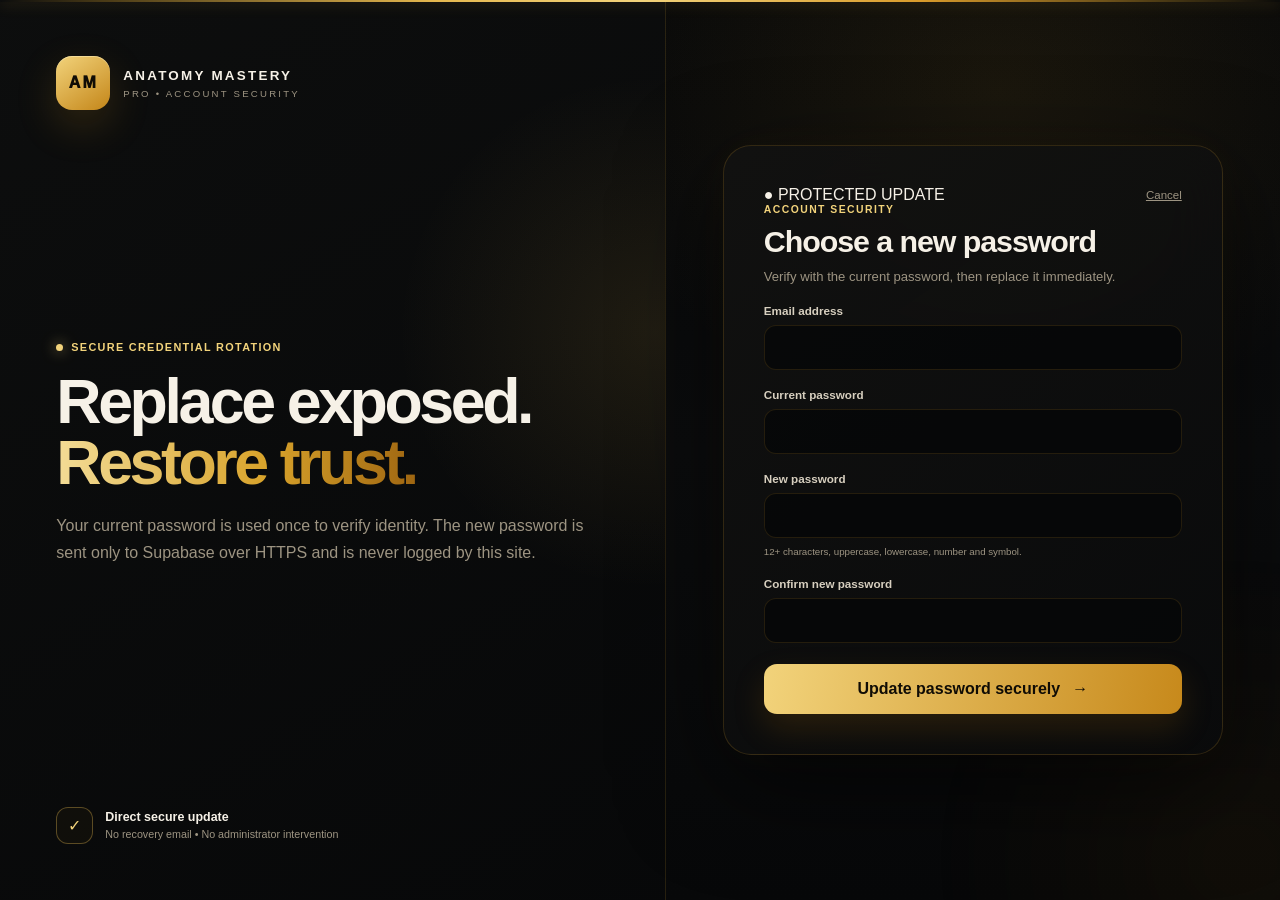
<file: change-password.html>
<!doctype html><html lang="en"><head><meta charset="utf-8"><meta name="viewport" content="width=device-width,initial-scale=1,viewport-fit=cover"><meta name="theme-color" content="#050c16"><title>Change Password | Anatomy Mastery Pro</title><link rel="stylesheet" href="auth.css?v=6"></head><body><div class="ambient ambient-one"></div><div class="ambient ambient-two"></div><main class="auth-shell"><section class="identity-panel"><a class="brandmark" href="auth.html"><span>AM</span><div><strong>ANATOMY MASTERY</strong><small>PRO • ACCOUNT SECURITY</small></div></a><div class="identity-copy"><p class="kicker"><i></i>SECURE CREDENTIAL ROTATION</p><h1>Replace exposed.<br><em>Restore trust.</em></h1><p>Your current password is used once to verify identity. The new password is sent only to Supabase over HTTPS and is never logged by this site.</p></div><div class="security-foot"><span class="shield">✓</span><div><strong>Direct secure update</strong><small>No recovery email • No administrator intervention</small></div></div></section><section class="auth-panel"><div class="auth-card"><div class="status-row"><span class="secure-pill">● PROTECTED UPDATE</span><a class="text-btn" href="auth.html">Cancel</a></div><div id="notice" class="notice" aria-live="polite"></div><form id="changeForm" class="form active" autocomplete="off"><header><p>ACCOUNT SECURITY</p><h2>Choose a new password</h2><span>Verify with the current password, then replace it immediately.</span></header><label>Email address<input id="email" type="email" autocomplete="username" required></label><label>Current password<input id="current" type="password" autocomplete="current-password" required></label><label>New password<input id="next" type="password" autocomplete="new-password" minlength="12" required><small>12+ characters, uppercase, lowercase, number and symbol.</small></label><label>Confirm new password<input id="confirm" type="password" autocomplete="new-password" minlength="12" required></label><button class="primary-btn" type="submit">Update password securely <span>→</span></button></form></div></section></main><script src="config.js?v=6"></script><script src="change-password.js?v=1"></script></body></html>
</file>
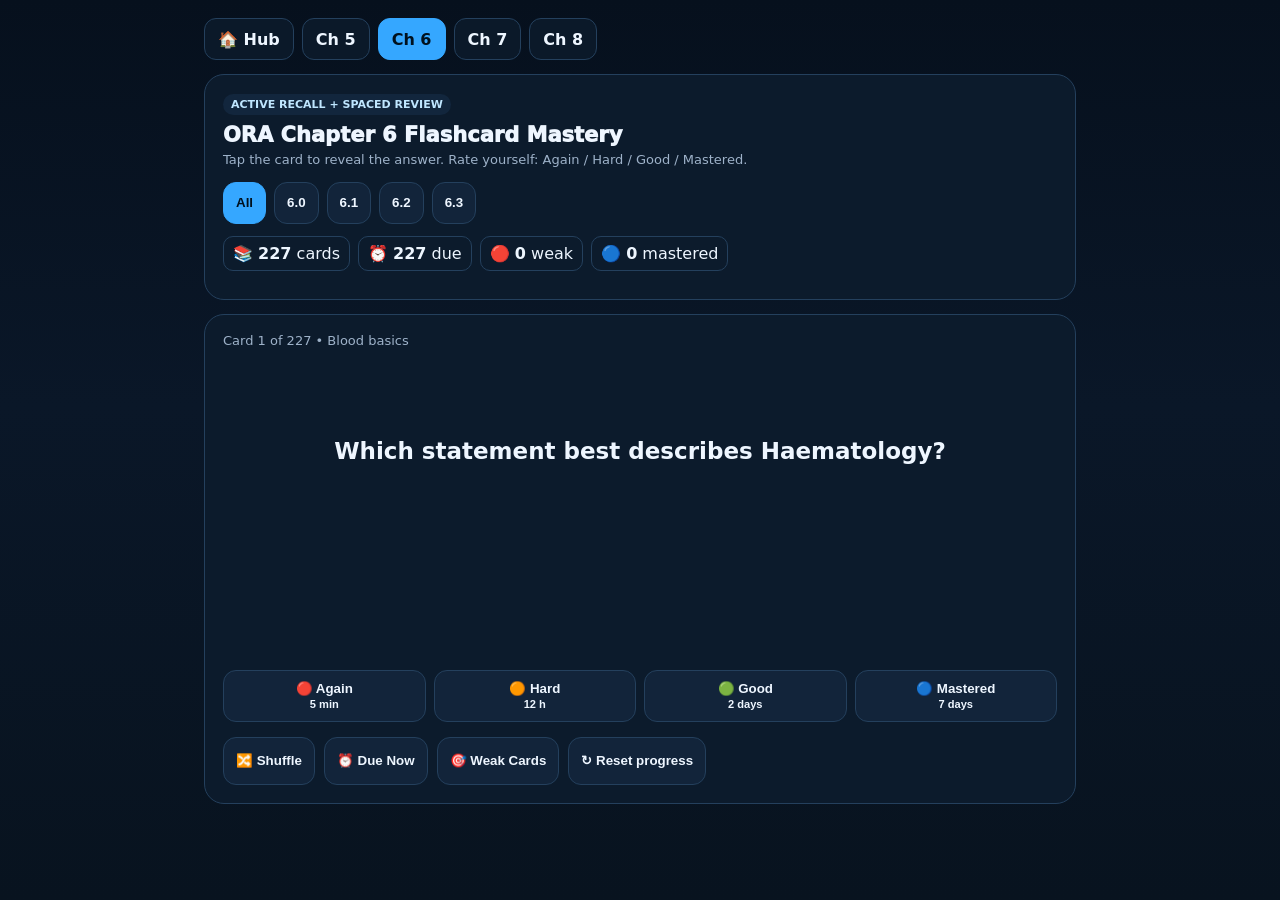
<file: chapter-flashcards.html>
<!doctype html><html lang="en"><head><meta charset="utf-8"><meta name="viewport" content="width=device-width,initial-scale=1"><title>ORA Flashcard Mastery</title><link rel="stylesheet" href="exam-quiz.css"><style>.fcwrap{max-width:900px;margin:auto;padding:14px}.fc{min-height:310px;display:flex;flex-direction:column;justify-content:center;align-items:center;text-align:center;cursor:pointer}.front{font-size:23px;font-weight:900;line-height:1.45}.back{font-size:18px;line-height:1.55;color:var(--muted);margin-top:18px}.hidden2{visibility:hidden}.rating{display:grid;grid-template-columns:repeat(4,1fr);gap:8px;margin-top:12px}.rating button{min-height:46px}.filters{display:flex;flex-wrap:wrap;gap:8px;margin:12px 0}.filters button{min-height:42px}.progressText{color:var(--muted);font-size:13px}.mastery{display:flex;gap:8px;flex-wrap:wrap;margin:10px 0}.mastery span{border:1px solid var(--line);border-radius:10px;padding:7px 9px}@media(max-width:620px){.rating{grid-template-columns:1fr 1fr}.front{font-size:20px}.back{font-size:16px}}</style></head><body><main class="fcwrap"><nav class="chapterNav"><a href="exam-mastery.html">🏠 Hub</a><a href="chapter5.html">Ch 5</a><a id="n6" href="chapter6-quiz.html">Ch 6</a><a id="n7" href="chapter7-quiz.html">Ch 7</a><a id="n8" href="chapter8-quiz.html">Ch 8</a></nav><section class="card"><div class="tag">ACTIVE RECALL + SPACED REVIEW</div><div class="brand" id="title" style="margin-top:8px">ORA Flashcards</div><div class="sub">Tap the card to reveal the answer. Rate yourself: Again / Hard / Good / Mastered.</div><div id="filters" class="filters"></div><div class="mastery"><span>📚 <b id="total">0</b> cards</span><span>⏰ <b id="due">0</b> due</span><span>🔴 <b id="weak">0</b> weak</span><span>🔵 <b id="mastered">0</b> mastered</span></div></section><section class="card"><div class="progressText" id="counter">Loading…</div><div id="card" class="fc"><div><div class="front" id="front"></div><div class="back hidden2" id="back"></div></div></div><div class="rating"><button class="btn" data-rate="again">🔴 Again<br><small>5 min</small></button><button class="btn" data-rate="hard">🟠 Hard<br><small>12 h</small></button><button class="btn" data-rate="good">🟢 Good<br><small>2 days</small></button><button class="btn" data-rate="mastered">🔵 Mastered<br><small>7 days</small></button></div><div class="btnRow"><button class="btn" id="shuffle">🔀 Shuffle</button><button class="btn" id="dueBtn">⏰ Due Now</button><button class="btn" id="weakBtn">🎯 Weak Cards</button><button class="btn" id="reset">↻ Reset progress</button></div></section></main><script>const p=new URLSearchParams(location.search),ch=['6','7','8'].includes(p.get('ch'))?p.get('ch'):'6';document.getElementById('title').textContent=`ORA Chapter ${ch} Flashcard Mastery`;document.getElementById('n'+ch).classList.add('active');window.QUIZ_DATA=[];const s=document.createElement('script');s.src=`chapter${ch}-extra.js?v=4`;s.onload=init;document.head.appendChild(s);function init(){const all=window.QUIZ_DATA.map((q,i)=>({...q,id:i}));const key=`ora-ch${ch}-flash-progress`;let prog=JSON.parse(localStorage.getItem(key)||'{}'),pool=[...all],pos=0,revealed=false,lesson='all';const now=()=>Date.now(),save=()=>localStorage.setItem(key,JSON.stringify(prog));const dueTime=(id)=>prog[id]?.due||0;function stats(){document.getElementById('total').textContent=all.length;document.getElementById('due').textContent=all.filter(q=>dueTime(q.id)<=now()).length;document.getElementById('weak').textContent=all.filter(q=>['again','hard'].includes(prog[q.id]?.rating)).length;document.getElementById('mastered').textContent=all.filter(q=>prog[q.id]?.rating==='mastered').length}function renderFilters(){const f=document.getElementById('filters');const lessons=[...new Set(all.flatMap(q=>String(q.tags||'').match(new RegExp(ch+'\\.[0-3]','g'))||[]))].sort();f.innerHTML='';[['all','All'],...lessons.map(x=>[x,x])].forEach(([v,l])=>{const b=document.createElement('button');b.className='btn'+(lesson===v?' primary':'');b.textContent=l;b.onclick=()=>{lesson=v;pool=all.filter(q=>v==='all'||String(q.tags||'').includes(v));pos=0;renderFilters();render()};f.appendChild(b)})}function render(){if(!pool.length){document.getElementById('front').textContent='No cards in this set.';document.getElementById('back').textContent='';return}if(pos>=pool.length)pos=0;revealed=false;const q=pool[pos];document.getElementById('counter').textContent=`Card ${pos+1} of ${pool.length} • ${q.topic||''}`;document.getElementById('front').textContent=q.q;const b=document.getElementById('back');b.innerHTML=`<b>${q.a}</b><br><br>${q.e||''}`;b.classList.add('hidden2');stats()}document.getElementById('card').onclick=()=>{revealed=true;document.getElementById('back').classList.remove('hidden2')};document.querySelectorAll('[data-rate]').forEach(b=>b.onclick=()=>{if(!pool.length)return;const q=pool[pos],r=b.dataset.rate,ms=r==='again'?5*60e3:r==='hard'?12*3600e3:r==='good'?2*86400e3:7*86400e3;prog[q.id]={rating:r,due:now()+ms};save();pos=(pos+1)%pool.length;render()});document.getElementById('shuffle').onclick=()=>{pool.sort(()=>Math.random()-.5);pos=0;render()};document.getElementById('dueBtn').onclick=()=>{pool=all.filter(q=>dueTime(q.id)<=now()&&(lesson==='all'||String(q.tags||'').includes(lesson)));pos=0;render()};document.getElementById('weakBtn').onclick=()=>{pool=all.filter(q=>['again','hard'].includes(prog[q.id]?.rating)&&(lesson==='all'||String(q.tags||'').includes(lesson)));pos=0;render()};document.getElementById('reset').onclick=()=>{prog={};save();pool=[...all];pos=0;stats();render()};renderFilters();render()};</script></body></html>
</file>
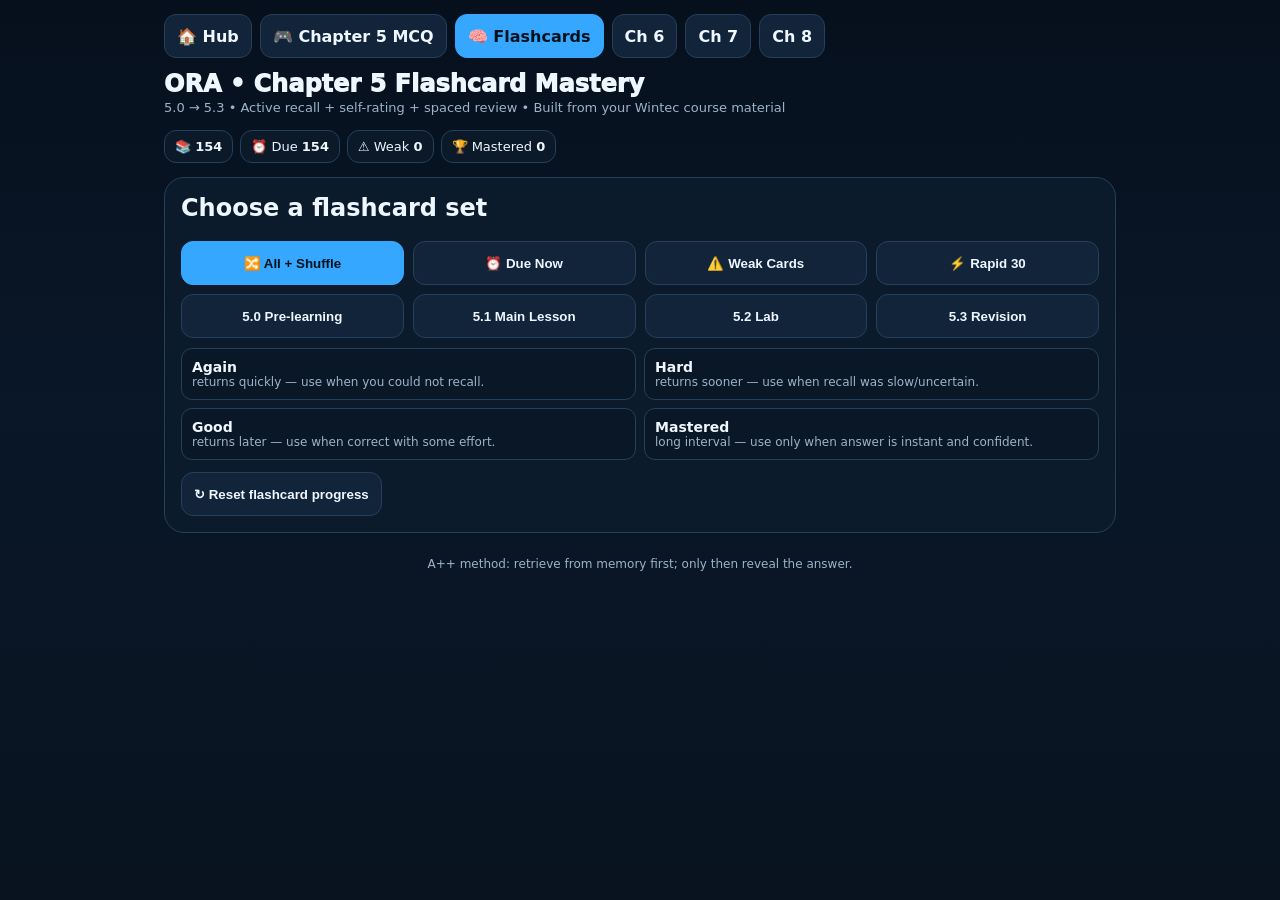
<file: chapter5-flashcards.html>
<!doctype html><html lang="en"><head><meta charset="utf-8"><meta name="viewport" content="width=device-width,initial-scale=1,viewport-fit=cover"><title>ORA Chapter 5 Flashcards</title><style>:root{--bg:#07111f;--card:#0d1b2d;--card2:#12243a;--text:#eef6ff;--muted:#9eb2c9;--line:#24405d;--accent:#35a7ff;--ok:#22c55e;--bad:#ef4444;--gold:#f59e0b}*{box-sizing:border-box}body{margin:0;font-family:Inter,system-ui,-apple-system,Segoe UI,Roboto,sans-serif;background:linear-gradient(180deg,#06101d,#0a1728 45%,#08131f);color:var(--text);min-height:100vh}.wrap{max-width:980px;margin:auto;padding:14px}.nav{display:flex;gap:8px;flex-wrap:wrap;margin-bottom:12px}.nav a,.btn{min-height:44px;display:inline-flex;align-items:center;justify-content:center;border:1px solid var(--line);background:var(--card2);color:var(--text);text-decoration:none;border-radius:12px;padding:9px 12px;font-weight:800;cursor:pointer}.nav a.active,.btn.primary{background:var(--accent);color:#00111e;border-color:var(--accent)}.top{display:flex;justify-content:space-between;gap:12px;flex-wrap:wrap;align-items:flex-start}.brand{font-size:24px;font-weight:950}.sub{color:var(--muted);font-size:13px;line-height:1.5}.stats{display:flex;gap:7px;flex-wrap:wrap}.pill{border:1px solid var(--line);background:#0b1929;border-radius:12px;padding:8px 10px;font-size:13px}.card{background:rgba(13,27,45,.97);border:1px solid var(--line);border-radius:20px;padding:16px;margin:14px 0}.modes{display:grid;grid-template-columns:repeat(4,minmax(0,1fr));gap:9px}.progress{height:9px;border-radius:999px;background:#102238;overflow:hidden;margin:14px 0}.bar{height:100%;background:linear-gradient(90deg,var(--accent),#6bd5ff);width:0}.flash{perspective:1200px;min-height:390px}.flashInner{position:relative;min-height:390px;transform-style:preserve-3d;transition:transform .45s;cursor:pointer}.flash.flipped .flashInner{transform:rotateY(180deg)}.face{position:absolute;inset:0;border:1px solid var(--line);border-radius:22px;padding:22px;background:linear-gradient(145deg,#10243a,#0b1728);backface-visibility:hidden;display:flex;flex-direction:column;justify-content:center;align-items:center;text-align:center}.back{transform:rotateY(180deg);background:linear-gradient(145deg,#0d2a23,#0b1728)}.lesson{font-size:12px;color:#bfe6ff;font-weight:900;letter-spacing:.04em}.frontText{font-size:26px;font-weight:900;line-height:1.35;max-width:760px;margin:14px auto}.answer{font-size:22px;font-weight:850;line-height:1.4;max-width:760px}.why{margin-top:13px;color:var(--muted);line-height:1.55;max-width:760px}.hint{margin-top:14px;font-size:12px;color:var(--muted)}.img{max-height:170px;max-width:100%;object-fit:contain;border-radius:12px;margin:10px auto}.ratings{display:grid;grid-template-columns:repeat(4,minmax(0,1fr));gap:9px;margin-top:12px}.rating{min-height:48px;border-radius:12px;border:1px solid var(--line);font-weight:900;color:var(--text);background:var(--card2);cursor:pointer}.rating.again{border-color:#7f1d1d}.rating.hard{border-color:#92400e}.rating.good{border-color:#166534}.rating.master{border-color:#1d4ed8}.rating:disabled{opacity:.35}.footer{color:var(--muted);font-size:12px;text-align:center;padding:10px 0 22px}.hidden{display:none!important}.result{text-align:center}.big{font-size:44px;font-weight:950}.list{display:grid;grid-template-columns:repeat(2,minmax(0,1fr));gap:8px;margin-top:10px}.chip{border:1px solid var(--line);border-radius:11px;padding:10px;background:#0a1726;color:var(--muted);font-size:12px}.chip b{display:block;color:var(--text);font-size:14px}@media(max-width:700px){.modes{grid-template-columns:repeat(2,1fr)}.ratings{grid-template-columns:repeat(2,1fr)}.frontText{font-size:21px}.answer{font-size:19px}.flash,.flashInner{min-height:420px}.list{grid-template-columns:1fr}}</style></head><body><main class="wrap"><nav class="nav"><a href="exam-mastery.html">🏠 Hub</a><a href="chapter5-quiz.html">🎮 Chapter 5 MCQ</a><a class="active" href="chapter5-flashcards.html">🧠 Flashcards</a><a href="chapter6-quiz.html">Ch 6</a><a href="chapter7-quiz.html">Ch 7</a><a href="chapter8-quiz.html">Ch 8</a></nav><div class="top"><div><div class="brand">ORA • Chapter 5 Flashcard Mastery</div><div class="sub">5.0 → 5.3 • Active recall + self-rating + spaced review • Built from your Wintec course material</div></div><div class="stats"><span class="pill">📚 <b id="total">0</b></span><span class="pill">⏰ Due <b id="due">0</b></span><span class="pill">⚠️ Weak <b id="weak">0</b></span><span class="pill">🏆 Mastered <b id="mastered">0</b></span></div></div><section id="menu" class="card"><h2 style="margin-top:0">Choose a flashcard set</h2><div class="modes"><button class="btn primary mode" data-mode="all">🔀 All + Shuffle</button><button class="btn mode" data-mode="due">⏰ Due Now</button><button class="btn mode" data-mode="weak">⚠️ Weak Cards</button><button class="btn mode" data-mode="rapid">⚡ Rapid 30</button><button class="btn mode" data-mode="5.0">5.0 Pre-learning</button><button class="btn mode" data-mode="5.1">5.1 Main Lesson</button><button class="btn mode" data-mode="5.2">5.2 Lab</button><button class="btn mode" data-mode="5.3">5.3 Revision</button></div><div class="list"><div class="chip"><b>Again</b>returns quickly — use when you could not recall.</div><div class="chip"><b>Hard</b>returns sooner — use when recall was slow/uncertain.</div><div class="chip"><b>Good</b>returns later — use when correct with some effort.</div><div class="chip"><b>Mastered</b>long interval — use only when answer is instant and confident.</div></div><button id="reset" class="btn" style="margin-top:12px">↻ Reset flashcard progress</button></section><section id="study" class="hidden"><div class="progress"><div id="bar" class="bar"></div></div><div class="flash" id="flash"><div class="flashInner"><article class="face front"><div class="lesson" id="lesson"></div><img id="imgFront" class="img hidden" alt="study visual"><div class="frontText" id="front"></div><div class="hint">Tap the card to reveal the answer</div></article><article class="face back"><div class="lesson" id="lessonBack"></div><div class="answer" id="back"></div><div class="why" id="why"></div><div class="hint">Rate how well you recalled it</div></article></div></div><div class="ratings"><button class="rating again" data-rate="again" disabled>🔴 Again<br><small>5 min</small></button><button class="rating hard" data-rate="hard" disabled>🟠 Hard<br><small>12 h</small></button><button class="rating good" data-rate="good" disabled>🟢 Good<br><small>2 days</small></button><button class="rating master" data-rate="master" disabled>🔵 Mastered<br><small>7 days</small></button></div><div style="display:flex;gap:9px;flex-wrap:wrap;margin-top:12px"><button id="skip" class="btn">Skip →</button><button id="backMenu" class="btn">← Menu</button></div><section id="result" class="card result hidden"></section></section><div class="footer">A++ method: retrieve from memory first; only then reveal the answer.</div></main><script>const IMG={four:'https://cdn.creativeclaw.co/u/cc6f9906/images/cedd77e0-d709-4de9-9599-2cd366b446fb.png',epi:'https://cdn.creativeclaw.co/u/cc6f9906/images/53e1ace1-7510-43bd-b683-e53a7bab32bb.png',layers:'https://cdn.creativeclaw.co/u/cc6f9906/images/3c7f334e-72a5-4537-a5da-6d58b6568d9f.png',shapes:'https://cdn.creativeclaw.co/u/cc6f9906/images/96cf3bd8-29d5-4502-85fb-a652d36d3d7f.png',alveoli:'https://cdn.creativeclaw.co/u/cc6f9906/images/9edb5f41-06ab-4090-9646-19d1159be56d.png',kidney:'https://cdn.creativeclaw.co/u/cc6f9906/images/67779b3c-7e29-4d3a-8c15-c4e1a43b0e99.png',intestine:'https://cdn.creativeclaw.co/u/cc6f9906/images/41cd124e-9a62-48f5-a8ab-4bfad3d2e83e.png',ct:'https://cdn.creativeclaw.co/u/cc6f9906/images/cd1452f2-f2ca-45e3-8a3c-c96720645b39.png',nm:'https://cdn.creativeclaw.co/u/cc6f9906/images/176c57fe-d083-4c07-8ac8-f2bcc90922cf.png',skin:'https://cdn.creativeclaw.co/u/cc6f9906/images/bc1a79a0-039f-4584-a048-60a88e4d0820.png'};const C=[];let id=0;const A=(l,f,b,w='',img='')=>C.push({id:++id,l,f,b,w,img});A('5.0','Define a tissue.','A group of connected/similar cells working together to perform a similar or specific function.','Tissues combine to form organs.');A('5.0','What is the relationship between tissues and organs?','Different tissue types work together to form organs with specific functions.');A('5.0','Name the four main tissue types.','Epithelial, connective, muscle and nervous tissue.','Know all four instantly.',IMG.four);A('5.0','General function of epithelial tissue?','Covering/lining, protection, absorption, filtration and secretion.');A('5.0','General function of connective tissue?','Support, bind, connect and protect body structures.');A('5.0','General function of muscle tissue?','Contraction to produce movement: body movement, pumping the heart, squeezing hollow tubes.');A('5.0','General function of nervous tissue?','Communication, conduction of electrical impulses and control of body function.');A('5.0','In this course, function refers to anatomy or physiology?','Physiology.','Anatomy = structure; physiology = function.');A('5.0','What organs/appendages form the integumentary system?','Skin, hair, nails, sweat glands and sebaceous (oil) glands.');A('5.0','What are the two main tissue layers of the skin?','Epidermis and dermis.');A('5.0','What lies beneath the dermis?','Hypodermis/subcutaneous layer, mainly adipose tissue.');A('5.0','Why is skin considered an organ?','Because it contains at least two tissue types: stratified squamous epithelium in the epidermis and connective tissue in the dermis.');A('5.0','Which skin layer is most superficial?','Epidermis.');A('5.0','Which layer lies between epidermis and hypodermis?','Dermis.');A('5.0','Which skin layer is avascular?','Epidermis.');A('5.0','How does the avascular epidermis receive oxygen and nutrients?','By diffusion from blood vessels in the underlying dermis.');A('5.0','What tough protein makes superficial epidermal cells water resistant?','Keratin.');A('5.0','What is the superficial epidermal layer of dead flattened keratinized cells called?','Stratum corneum.','Extra-for-experts detail; lower priority than epidermis/dermis/hypodermis.');A('5.1','What are the 10 major topic-objective areas in 5.1?','Four tissues; epithelial location/function; epithelial naming; connective components/locations; neurons & neuroglia; 3 muscle types; integumentary organs; skin layers; skin structures/functions.');A('5.1','Three broad roles of epithelial tissue?','Covers surfaces, lines cavities/organs and forms glands.',IMG.epi);A('5.1','What are the two surfaces of an epithelium?','A free/unattached surface and a basal surface attached to the basement membrane.');A('5.1','What anchors epithelium to underlying tissue?','Basement membrane.');A('5.1','Why are epithelial sheets effective barriers?','Adjacent cells fit closely together into continuous sheets.');A('5.1','What does avascular mean?','No blood vessels/no direct blood supply.');A('5.1','What does innervated mean?','Supplied by nerve fibres.');A('5.1','Can epithelial tissue regenerate?','Yes. Most epithelia can undergo mitosis and regenerate.');A('5.1','Correct three-word naming order for epithelium?','Number of layers → cell shape → epithelium.','Exam trick: LAYER FIRST, SHAPE SECOND.',IMG.layers);A('5.1','Simple epithelium means…','One cell layer.');A('5.1','Stratified epithelium means…','Two or more/many cell layers.');A('5.1','Pseudostratified epithelium means…','One true layer; all cells touch basement membrane but nuclei are at different heights, so it looks multilayered.');A('5.1','Squamous cell shape and nucleus?','Flat, thin cell with a flattened nucleus.',IMG.shapes);A('5.1','Cuboidal cell shape and nucleus?','Cube-shaped cell with a round/spherical central nucleus.',IMG.shapes);A('5.1','Columnar cell shape and nucleus?','Tall cell with an oval nucleus usually near the basal side.',IMG.shapes);A('5.1','When cell shapes vary in stratified epithelium, which cells determine the name?','Cells at the top/free surface.');A('5.1','Where is simple squamous epithelium found?','Alveoli and blood-vessel lining.');A('5.1','Why is simple squamous suited to alveoli/capillaries?','One very thin layer creates a short diffusion distance.','Memory: THIN = FAST DIFFUSION.',IMG.alveoli);A('5.1','Where is simple cuboidal epithelium found?','Kidney tubules.');A('5.1','Main functions of simple cuboidal epithelium?','Absorption and secretion/reabsorption.',IMG.kidney);A('5.1','Where is simple columnar epithelium common?','Digestive tract/intestines.');A('5.1','How can simple columnar cells increase absorption?','By folds/microvilli that increase surface area.',IMG.intestine);A('5.1','What can cilia on columnar epithelium do?','Beat in unison to propel material through a hollow organ.');A('5.1','Where is stratified squamous epithelium found?','Epidermis and other friction-exposed surfaces.');A('5.1','Why is stratified squamous suited to friction?','Multiple layers protect underlying tissue from abrasion.','Memory: MANY LAYERS = PROTECTION.');A('5.1','All connective tissues have what two components?','Living cells + extracellular matrix (ECM).',IMG.ct);A('5.1','What is extracellular matrix?','Non-living material surrounding connective-tissue cells.');A('5.1','ECM can range from what consistency to what?','Liquid (blood) to very hard solid (bone).');A('5.1','What are the main ECM components mentioned in the course?','Water/proteins/ground substance plus fibres.');A('5.1','Elastin fibre function and locations?','Stretch and recoil; found in skin, lungs and blood-vessel walls.');A('5.1','Collagen fibre function and locations?','Tough flexible strength; important in skin and tendons.');A('5.1','Reticular fibre function?','Forms fine delicate supporting networks around soft organs.');A('5.1','Cells in adipose tissue are called…','Adipocytes.');A('5.1','Bone cells are called…','Osteocytes.');A('5.1','Cartilage cells are called…','Chondrocytes.');A('5.1','Dense connective tissue examples?','Tendons and ligaments.');A('5.1','Tendon connects…','Muscle to bone.');A('5.1','Ligament connects…','Bone to bone.');A('5.1','Loose connective tissue general role?','Wraps/supports organs and acts like flexible glue holding structures in place.');A('5.1','Main adipose functions?','Energy storage, insulation, cushioning/support and organ protection.');A('5.1','Common adipose locations?','Hypodermis, around kidneys/eyeballs, abdomen and breasts.');A('5.1','How does an adipocyte look microscopically?','Large lipid droplet pushes cytoplasm and nucleus to the rim.');A('5.1','Bone matrix contains what major strengthening materials?','Collagen fibres and calcium salts.');A('5.1','Major bone functions?','Support, protection and mineral storage; bone marrow also produces blood cells.');A('5.1','Does bone have nerves and blood vessels?','Yes.');A('5.1','Is cartilage vascular?','No. It lacks blood vessels and nerves and receives nutrients by diffusion.');A('5.1','Common cartilage locations?','Joints, nose, ears, trachea, larynx, vertebral discs and pubic symphysis.');A('5.1','Main cartilage role at joints?','Reduce friction and add flexible cushioning.');A('5.1','Why is blood connective tissue?','Living blood cells are suspended in a non-living fluid matrix called plasma.');A('5.1','What is the matrix of blood?','Plasma.');A('5.1','Which dissolved blood protein forms fibres during clotting?','Fibrinogen.');A('5.1','General function of blood in this chapter?','Transport gases, nutrients and wastes around the body.');A('5.1','Where is nervous tissue found?','Brain, spinal cord and peripheral nerves.',IMG.nm);A('5.1','Two main cell types in nervous tissue?','Neurons and glial cells/neuroglia.');A('5.1','Neuron function?','Create/receive and transmit electrical signals.');A('5.1','Neuroglia function?','Support, protect, nourish and maintain neurons.');A('5.1','Which nervous-tissue cell is NOT the main electrical-signalling cell?','Neuroglia/glial cells.');A('5.1','Microscope clue for a neuron?','Large cell body with visible processes.');A('5.1','Microscope clue for neuroglia?','Smaller dark-staining nuclei around neurons.');A('5.1','Skeletal muscle: location, control, striation, shape, nuclei?','Attached to bones/skin; voluntary; striated; long cylindrical fibres; multinucleate.',IMG.nm);A('5.1','Cardiac muscle: location, control, striation, shape, nuclei?','Heart only; involuntary; striated; branched cells; usually one nucleus.',IMG.nm);A('5.1','Smooth muscle: location, control, striation, shape, nuclei?','Walls of hollow organs/vessels; involuntary; non-striated; spindle-shaped; one nucleus.',IMG.nm);A('5.1','Which muscle produces facial expressions?','Skeletal muscle.');A('5.1','Which muscle propels blood through the heart?','Cardiac muscle.');A('5.1','Which muscle propels substances through body passages?','Smooth muscle.');A('5.1','What are the two main sweat-gland types?','Eccrine and apocrine.',IMG.skin);A('5.1','Eccrine gland locations and function?','Especially palms, soles and forehead; watery sweat for temperature regulation.');A('5.1','What is in eccrine sweat?','Mostly water plus salts, vitamin C and traces of waste.');A('5.1','Apocrine gland locations?','Mainly axillary/armpit and genital regions.');A('5.1','How does apocrine secretion differ from eccrine?','It includes sweat plus fatty acids and proteins.');A('5.1','Why can apocrine sweat develop odour?','Skin bacteria use the fats/proteins, producing unpleasant-smelling compounds.');A('5.1','Two specialised apocrine glands?','Ceruminous glands and mammary glands.');A('5.1','Ceruminous glands produce…','Cerumen/ear wax.');A('5.1','Mammary glands produce…','Milk during breastfeeding.');A('5.1','Sebaceous glands produce…','Sebum.');A('5.1','Where are sebaceous glands absent?','Palms and soles.');A('5.1','Where do sebaceous glands usually secrete?','Into hair follicles.');A('5.1','Three important functions of sebum?','Lubricates/softens hair and skin, slows water loss and kills/inhibits bacteria.');A('5.1','Arrector pili is what type of muscle?','Smooth muscle.');A('5.1','What happens when arrector pili contracts?','Hair stands up and skin puckers/goosebumps; can help trap warm air.');A('5.1','Functions of scalp hair?','Protection from trauma, heat loss and sunburn.');A('5.1','Function of eyelashes and nasal hairs?','Eyelashes shield eyes; nasal hairs filter large particles.');A('5.1','Main nail functions?','Protect fingertip/toe tips; assist picking up small objects and scratching.');A('5.1','Why do nails look pink?','Rich blood supply in the underlying dermis.');A('5.1','Name the six skin functions emphasized in 5.1.','Temperature regulation, protection, sensation, metabolic/vitamin D role, excretion and blood reservoir.');A('5.1','How does sweating cool the body?','Evaporation removes heat from the skin surface.');A('5.1','Vasodilation effect on dermal vessels and temperature?','Vessels widen, skin blood flow increases, heat loss rises, body cools.');A('5.1','Vasoconstriction effect on skin heat loss?','Vessels narrow, skin blood flow decreases, conserving heat.');A('5.1','How does hypodermal adipose assist thermoregulation?','Insulates and reduces heat loss.');A('5.1','Physical barrier function of skin?','Limits water loss/entry and blocks microorganisms and physical injury.');A('5.1','Chemical barrier examples in skin?','Sweat has low pH and bacteria-killing enzymes; melanin protects against UV.');A('5.1','What does melanin protect?','Cellular DNA from ultraviolet radiation.');A('5.1','What sensations can skin receptors detect?','Touch, pressure, pain and temperature.');A('5.1','Vitamin D connection to skin?','UV exposure helps skin produce a vitamin D precursor; vitamin D helps calcium absorption.');A('5.1','What waste can be excreted in sweat?','Small amounts of nitrogenous waste such as urea; also water and salt.');A('5.1','How much blood can dermal vessels hold according to the lesson?','About 5% of blood volume.');A('5.1','Why can bone heal faster than a ruptured tendon?','Bone has a rich blood supply; tendons have poor/no direct vascular supply so nutrient delivery is slower.');A('5.1','Two major complications of deep/widespread burns?','Bacterial infection and major fluid loss.');A('5.2','Microscope: skeletal muscle recognition clue?','Long cylindrical parallel fibres, obvious striations, many nuclei.','Lab recognition.',IMG.nm);A('5.2','Microscope: cardiac muscle recognition clue?','Branched striated fibres, usually one central nucleus; intercalated discs may be visible.','Lab recognition.',IMG.nm);A('5.2','Microscope: smooth muscle recognition clue?','Spindle-shaped cells, no striations, one central nucleus.','Lab recognition.',IMG.nm);A('5.2','Function of smooth muscle in intestine?','Involuntary contractions/peristalsis move food along.');A('5.2','Function of smooth muscle in blood vessels?','Changes vessel diameter and blood flow.');A('5.2','What determines many properties of connective tissues?','The consistency/composition of the extracellular matrix.');A('5.2','Microscope appearance of adipose tissue?','Large round adipocytes with nuclei pushed to edge; empty/honeycomb appearance.');A('5.2','Compact bone appearance?','Dense/solid with circular concentric rings around central canals.');A('5.2','Spongy bone appearance?','Open, porous/spiky or honeycomb-like appearance.');A('5.2','Where is compact bone in a long bone?','Hard outer layer, especially the shaft.');A('5.2','Where is spongy bone in a long bone?','Mainly inside the ends/epiphyses.');A('5.2','Three locations of cartilage from the lab?','Nose, external ear and ends of bones at joints.');A('5.2','Simple epithelium: number of layers and common function?','One layer; mainly absorption, secretion and filtration/diffusion.');A('5.2','Stratified epithelium: number of layers and common function?','Two or more layers; durability and protection.');A('5.2','Tattoo ink is located in which skin layer?','Dermis.');A('5.2','Which skin layer is thicker in the lab image: epidermis or dermis?','Dermis.');A('5.2','In tattooed skin, what does the epidermis look like?','Dark-staining stratified squamous epithelium at the top of the specimen.');A('5.2','Lab: how do neuron cell bodies differ from neuroglia?','Neurons are larger with prominent nuclei/processes; neuroglia are smaller dark-staining cells.');A('5.2','Besides spinal cord, where is nervous tissue found?','Brain and peripheral nerves.');A('5.2','In cooked meat, gristle is usually what tissue?','Cartilage, a connective tissue.');A('5.2','Why is cartilage found at ends of bones?','To reduce friction, cushion joints and allow smooth movement.');A('5.2','Lower-arm model: four tissue examples you should identify?','Nervous tissue, bone (connective), tendon (connective) and muscle tissue.');A('5.3','Revision: which tissue forms a barrier to the external environment?','Epithelial tissue.');A('5.3','Revision trap: epithelial tissue is NOT found in…','Heart muscle/myocardium.','It does line heart chambers, airways and superficial skin.');A('5.3','Revision trap: which is NOT an epithelial function?','Contraction.','Secretion, absorption and protection are epithelial functions.');A('5.3','Which epithelium is best suited to friction/rubbing?','Stratified squamous epithelium.');A('5.3','Which connective tissue stores fat?','Adipose tissue.');A('5.3','Which tissue is responsible for blood-cell production in marrow?','Bone.');A('5.3','Correct description: cardiac muscle is…','Branched and striated.');A('5.3','Which muscle type is voluntary?','Skeletal muscle only.');A('5.3','Melanin primarily…','Protects against ultraviolet-light damage.');A('5.3','Revision trap: which gland produces sebum?','Sebaceous gland, not a sweat gland.');A('5.3','Which skin layer contains no blood vessels?','Epidermis.');A('5.3','What is the dermis mostly made of?','Connective tissue.');A('5.3','Skin-structure recognition list to know?','Epidermis, dermis, hypodermis, adipose, hair, nerve, sweat gland, sebaceous gland and arrector pili muscle.');A('5.3','Skeletal muscle revision bundle?','Long cylindrical; voluntary; attached to bones/facial skin; multinucleate; very obvious striations.');A('5.3','Cardiac muscle revision bundle?','Branching; involuntary; heart wall; usually one nucleus; striated.');A('5.3','Smooth muscle revision bundle?','Spindle/fusiform; involuntary; hollow-organ walls; one nucleus; no striations.');const KEY='ora-ch5-flash-state-v1';let state=JSON.parse(localStorage.getItem(KEY)||'{}'),queue=[],pos=0,shown=0,mode='all',revealed=false;const $=s=>document.querySelector(s),menu=$('#menu'),study=$('#study'),flash=$('#flash');const shuffle=a=>{const x=[...a];for(let i=x.length-1;i>0;i--){const j=Math.floor(Math.random()*(i+1));[x[i],x[j]]=[x[j],x[i]]}return x};function st(c){return state[c.id]||{level:0,due:0,last:0}}function save(){localStorage.setItem(KEY,JSON.stringify(state))}function stats(){const now=Date.now();$('#total').textContent=C.length;$('#due').textContent=C.filter(c=>st(c).due<=now).length;$('#weak').textContent=C.filter(c=>st(c).level<=1&&st(c).last>0).length;$('#mastered').textContent=C.filter(c=>st(c).level>=4).length}function build(m){const now=Date.now();let p=[...C];if(/^5\.[0-3]$/.test(m))p=p.filter(c=>c.l===m);if(m==='due')p=p.filter(c=>st(c).due<=now);if(m==='weak')p=p.filter(c=>st(c).last>0&&st(c).level<=1);p=shuffle(p);if(m==='rapid')p=p.slice(0,Math.min(30,p.length));return p}function start(m){mode=m;queue=build(m);pos=0;shown=0;menu.classList.add('hidden');study.classList.remove('hidden');$('#result').classList.add('hidden');render()}function render(){if(pos>=queue.length){finish();return}revealed=false;flash.classList.remove('flipped');document.querySelectorAll('.rating').forEach(b=>b.disabled=true);const c=queue[pos];$('#lesson').textContent=`Lesson ${c.l} • Card ${pos+1}/${queue.length}`;$('#lessonBack').textContent=`Lesson ${c.l}`;$('#front').textContent=c.f;$('#back').textContent=c.b;$('#why').textContent=c.w||'';const im=$('#imgFront');if(c.img){im.src=c.img;im.classList.remove('hidden')}else im.classList.add('hidden');$('#bar').style.width=`${(pos/Math.max(1,queue.length))*100}%`}function reveal(){if(revealed)return;revealed=true;flash.classList.add('flipped');document.querySelectorAll('.rating').forEach(b=>b.disabled=false)}function rate(r){if(!revealed)return;const c=queue[pos],now=Date.now(),S=st(c);const map={again:{level:0,ms:5*60e3},hard:{level:1,ms:12*3600e3},good:{level:3,ms:2*86400e3},master:{level:4,ms:7*86400e3}},v=map[r];state[c.id]={level:v.level,due:now+v.ms,last:now};save();shown++;pos++;render();stats()}function finish(){$('#bar').style.width='100%';flash.classList.add('hidden');document.querySelector('.ratings').classList.add('hidden');$('#result').classList.remove('hidden');$('#result').innerHTML=`<div class="big">🎯 ${shown}</div><p>You completed this set. Use <b>Due Now</b> and <b>Weak Cards</b> on later reviews.</p><button class="btn primary" onclick="location.reload()">Back to menu</button>`}flash.addEventListener('click',reveal);document.querySelectorAll('.rating').forEach(b=>b.addEventListener('click',()=>rate(b.dataset.rate)));document.querySelectorAll('.mode').forEach(b=>b.addEventListener('click',()=>start(b.dataset.mode)));$('#skip').addEventListener('click',()=>{pos++;render()});$('#backMenu').addEventListener('click',()=>location.reload());$('#reset').addEventListener('click',()=>{state={};save();stats()});stats();</script></body></html>
</file>
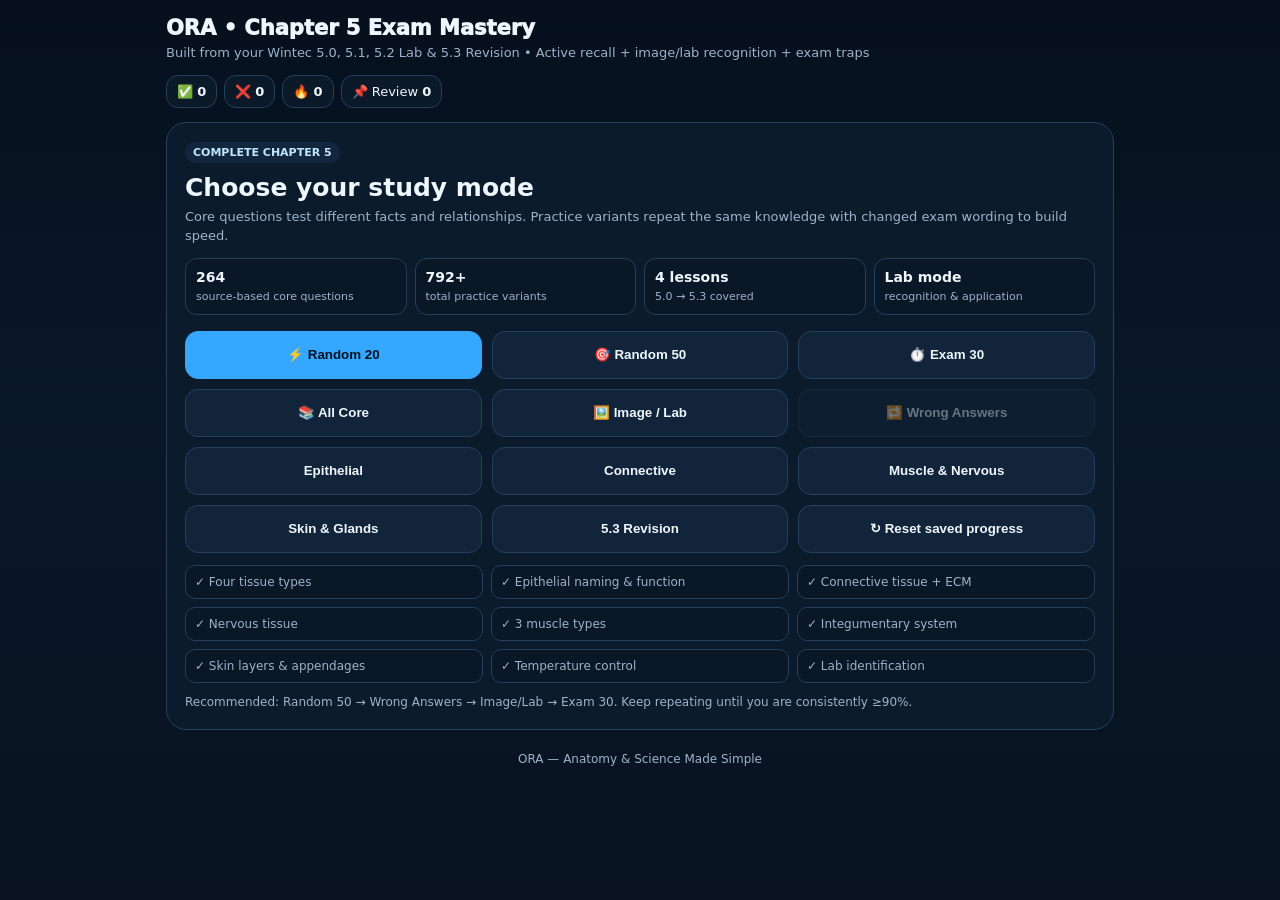
<file: chapter5-quiz.html>
<!doctype html>
<html lang="en">
<head>
<meta charset="utf-8"><meta name="viewport" content="width=device-width,initial-scale=1,viewport-fit=cover">
<title>ORA Chapter 5 Exam Mastery</title>
<style>
:root{--bg:#07111f;--card:#0d1b2d;--card2:#12243a;--text:#eef6ff;--muted:#9eb2c9;--line:#24405d;--accent:#35a7ff;--ok:#22c55e;--bad:#ef4444;--gold:#f59e0b}*{box-sizing:border-box}body{margin:0;font-family:Inter,system-ui,-apple-system,Segoe UI,Roboto,sans-serif;background:linear-gradient(180deg,#06101d,#0a1728 45%,#08131f);color:var(--text);min-height:100vh}.wrap{max-width:980px;margin:auto;padding:16px}.top{display:flex;justify-content:space-between;align-items:flex-start;gap:12px;flex-wrap:wrap;margin-bottom:14px}.brand{font-weight:950;font-size:21px}.sub{color:var(--muted);font-size:13px;margin-top:4px;line-height:1.45}.stats{display:flex;gap:7px;flex-wrap:wrap}.pill{border:1px solid var(--line);background:#0b1929;border-radius:12px;padding:8px 10px;font-size:13px}.card{background:rgba(13,27,45,.97);border:1px solid var(--line);border-radius:20px;padding:18px;margin-bottom:14px}.menuGrid{display:grid;grid-template-columns:repeat(3,minmax(0,1fr));gap:10px}.btn{min-height:48px;border-radius:13px;border:1px solid var(--line);background:var(--card2);color:var(--text);font-weight:800;padding:10px 12px;cursor:pointer}.btn.primary{background:var(--accent);border-color:var(--accent);color:#00111e}.btn:disabled{opacity:.4;cursor:not-allowed}.btnRow{display:flex;gap:9px;flex-wrap:wrap;margin-top:15px}.progress{height:9px;background:#102238;border-radius:999px;overflow:hidden;margin:12px 0 16px}.bar{height:100%;width:0;background:linear-gradient(90deg,var(--accent),#6bd5ff);transition:width .25s}.meta{display:flex;justify-content:space-between;gap:10px;color:var(--muted);font-size:12px;margin-bottom:10px;flex-wrap:wrap}.q{font-size:20px;line-height:1.38;font-weight:850;margin:6px 0 15px}.options{display:grid;grid-template-columns:1fr 1fr;gap:10px}.option{min-height:56px;text-align:left;border:1px solid var(--line);background:#102238;color:var(--text);border-radius:14px;padding:12px 14px;font-size:15px;font-weight:700;cursor:pointer}.option.correct{outline:2px solid var(--ok);background:#0b2a1c}.option.wrong{outline:2px solid var(--bad);background:#301419}.feedback{min-height:68px;margin-top:14px;border-radius:14px;padding:12px 14px;background:#0a1726;border:1px solid var(--line);color:var(--muted);line-height:1.5}.feedback b{color:var(--text)}.imageBox{display:none;background:#fff;border-radius:16px;overflow:hidden;margin:8px 0 15px;border:1px solid var(--line)}.imageBox img{display:block;width:100%;max-height:360px;object-fit:contain}.hidden{display:none!important}.result{text-align:center}.scoreBig{font-size:48px;font-weight:950}.topicGrid{display:grid;grid-template-columns:repeat(3,minmax(0,1fr));gap:8px;margin-top:12px}.topicChip{font-size:12px;border:1px solid var(--line);border-radius:10px;padding:9px;color:var(--muted);background:#0a1726}.tag{display:inline-block;padding:4px 8px;border-radius:999px;background:#12263d;color:#bfe6ff;font-size:11px;font-weight:800}.note{font-size:12px;color:var(--muted);margin-top:10px;line-height:1.5}.coverage{display:grid;grid-template-columns:repeat(4,minmax(0,1fr));gap:8px;margin-top:12px}.cov{border:1px solid var(--line);border-radius:12px;padding:10px;background:#0a1726}.cov b{display:block;font-size:14px}.cov span{color:var(--muted);font-size:11px}.footer{color:var(--muted);font-size:12px;text-align:center;padding:8px 0 24px}@media(max-width:680px){.menuGrid{grid-template-columns:1fr 1fr}.options{grid-template-columns:1fr}.coverage{grid-template-columns:1fr 1fr}.topicGrid{grid-template-columns:1fr 1fr}.q{font-size:18px}.wrap{padding:11px}.card{padding:14px}}
</style>
</head><body><main class="wrap">
<div class="top"><div><div class="brand">ORA • Chapter 5 Exam Mastery</div><div class="sub">Built from your Wintec 5.0, 5.1, 5.2 Lab & 5.3 Revision • Active recall + image/lab recognition + exam traps</div></div><div class="stats"><span class="pill">✅ <b id="correctStat">0</b></span><span class="pill">❌ <b id="wrongStat">0</b></span><span class="pill">🔥 <b id="streakStat">0</b></span><span class="pill">📌 Review <b id="reviewStat">0</b></span></div></div>
<section id="menu" class="card"><span class="tag">COMPLETE CHAPTER 5</span><h1 style="margin:10px 0 6px;font-size:25px">Choose your study mode</h1><div class="sub">Core questions test different facts and relationships. Practice variants repeat the same knowledge with changed exam wording to build speed.</div>
<div class="coverage"><div class="cov"><b id="coreCount">—</b><span>source-based core questions</span></div><div class="cov"><b id="practiceCount">—</b><span>total practice variants</span></div><div class="cov"><b>4 lessons</b><span>5.0 → 5.3 covered</span></div><div class="cov"><b>Lab mode</b><span>recognition & application</span></div></div>
<div class="menuGrid" style="margin-top:16px"><button class="btn primary mode" data-mode="20">⚡ Random 20</button><button class="btn mode" data-mode="50">🎯 Random 50</button><button class="btn mode" data-mode="exam">⏱️ Exam 30</button><button class="btn mode" data-mode="core">📚 All Core</button><button class="btn mode" data-mode="image">🖼️ Image / Lab</button><button class="btn" id="reviewMenu">🔁 Wrong Answers</button><button class="btn mode" data-mode="epi">Epithelial</button><button class="btn mode" data-mode="ct">Connective</button><button class="btn mode" data-mode="muscle">Muscle & Nervous</button><button class="btn mode" data-mode="skin">Skin & Glands</button><button class="btn mode" data-mode="revision">5.3 Revision</button><button class="btn" id="resetSaved">↻ Reset saved progress</button></div>
<div class="topicGrid"><div class="topicChip">✓ Four tissue types</div><div class="topicChip">✓ Epithelial naming & function</div><div class="topicChip">✓ Connective tissue + ECM</div><div class="topicChip">✓ Nervous tissue</div><div class="topicChip">✓ 3 muscle types</div><div class="topicChip">✓ Integumentary system</div><div class="topicChip">✓ Skin layers & appendages</div><div class="topicChip">✓ Temperature control</div><div class="topicChip">✓ Lab identification</div></div><div class="note">Recommended: Random 50 → Wrong Answers → Image/Lab → Exam 30. Keep repeating until you are consistently ≥90%.</div></section>
<section id="game" class="hidden"><div class="progress"><div id="bar" class="bar"></div></div><div class="card"><div class="meta"><span id="counter"></span><span><b id="topic"></b> • <span id="source"></span></span></div><div id="imageBox" class="imageBox"><img id="qImage" alt="Chapter 5 study visual"></div><div id="question" class="q"></div><div id="options" class="options"></div><div id="feedback" class="feedback">Choose an answer.</div><div class="btnRow"><button class="btn primary" id="next" disabled>Next →</button><button class="btn" id="reviewNow">🔁 Review mistakes</button><button class="btn" id="restart">↻ Restart</button><button class="btn" id="back">← Menu</button></div></div><div id="result" class="card result hidden"></div></section>
<div class="footer">ORA — Anatomy & Science Made Simple</div></main>
<script>
const IMG={four:'https://cdn.creativeclaw.co/u/cc6f9906/images/cedd77e0-d709-4de9-9599-2cd366b446fb.png',epi:'https://cdn.creativeclaw.co/u/cc6f9906/images/53e1ace1-7510-43bd-b683-e53a7bab32bb.png',layers:'https://cdn.creativeclaw.co/u/cc6f9906/images/3c7f334e-72a5-4537-a5da-6d58b6568d9f.png',shapes:'https://cdn.creativeclaw.co/u/cc6f9906/images/96cf3bd8-29d5-4502-85fb-a652d36d3d7f.png',alveoli:'https://cdn.creativeclaw.co/u/cc6f9906/images/9edb5f41-06ab-4090-9646-19d1159be56d.png',kidney:'https://cdn.creativeclaw.co/u/cc6f9906/images/67779b3c-7e29-4d3a-8c15-c4e1a43b0e99.png',intestine:'https://cdn.creativeclaw.co/u/cc6f9906/images/41cd124e-9a62-48f5-a8ab-4bfad3d2e83e.png',ct:'https://cdn.creativeclaw.co/u/cc6f9906/images/cd1452f2-f2ca-45e3-8a3c-c96720645b39.png',nm:'https://cdn.creativeclaw.co/u/cc6f9906/images/176c57fe-d083-4c07-8ac8-f2bcc90922cf.png',skin:'https://cdn.creativeclaw.co/u/cc6f9906/images/bc1a79a0-039f-4584-a048-60a88e4d0820.png'};
const core=[];let seq=0;const A=(topic,q,ans,wrong,ex,src='5.1',img=null,kind='core')=>core.push({id:'q'+(++seq),topic,q,ans,wrong:[...new Set(wrong)].filter(x=>x!==ans).slice(0,3),ex,src,img,kind});
const pickWrong=(arr,field,self)=>arr.filter(x=>x!==self).map(x=>x[field]);
const tissues=[
{name:'Epithelial tissue',loc:'skin, body surfaces, linings, cavities and glands',fn:'covering, protection, absorption and secretion',clue:'forms a barrier and covers or lines surfaces'},
{name:'Connective tissue',loc:'throughout the body including bone, blood, cartilage, tendons and ligaments',fn:'supporting, binding, connecting, protecting and transporting',clue:'contains cells plus extracellular matrix'},
{name:'Muscle tissue',loc:'attached to bones, in the heart and in walls of internal organs',fn:'contraction to produce movement',clue:'shortens or contracts'},
{name:'Nervous tissue',loc:'brain, spinal cord and peripheral nerves',fn:'sensing, communication, control and electrical signalling',clue:'creates and transmits electrical signals'}];
tissues.forEach(t=>{A('Four tissues',`Which tissue has the main function of ${t.fn}?`,t.name,pickWrong(tissues,'name',t),`Key function of ${t.name}: ${t.fn}.`,'5.0',IMG.four);A('Four tissues',`Which tissue is typically found in ${t.loc}?`,t.name,pickWrong(tissues,'name',t),`${t.name} is found in ${t.loc}.`,'5.1',IMG.four);A('Four tissues',`What is the best general function of ${t.name}?`,t.fn,pickWrong(tissues,'fn',t),`${t.name}: ${t.fn}.`,'5.1');A('Four tissues',`Which clue best identifies ${t.name}?`,t.clue,pickWrong(tissues,'clue',t),t.clue,'5.1');});
A('Tissue basics','A tissue is best defined as…','a group of connected/similar cells working together for a similar or specific function',['a group of organs performing one function','two or more organ systems working together','a specialized structure inside one cell'],'Tissues are groups of cells working together.','5.0');A('Tissue basics','What is the relationship between tissues and organs?','different tissue types work together to form organs',['organs combine to form individual cells','tissues are smaller parts of organelles','one tissue type alone always makes an organ'],'Different types of tissues combine to form organs with specific functions.','5.0');A('Tissue basics','In this course, function refers to the…','physiology of the tissue',['anatomy of the tissue','colour of the tissue','microscope magnification'],'Physiology describes function; anatomy describes structure.','5.0');
const epiFixed=[
['What are the three broad roles of epithelium in the body?','covering surfaces, lining cavities/organs and forming glands',['forming bones and joints','pumping blood and moving limbs','storing minerals only'],'Epithelium is covering, lining and glandular tissue.'],
['Which epithelial surface is unattached and faces a cavity or outside environment?','free (apical) surface',['basement membrane','dermal surface','matrix surface'],'Epithelium has a free/unattached surface and an attached basal surface.'],
['What anchors epithelium to the underlying structure?','basement membrane',['fibrinogen','adipose droplet','intercalated disc'],'The basement membrane anchors the epithelium.'],
['Why do epithelial cells form effective barriers?','adjacent cells fit closely together into continuous sheets',['their cells are widely separated','they contain large fluid spaces','they are made mostly of collagen fibres'],'Closely packed cells form continuous sheets.'],
['What does avascular mean?','without blood vessels',['without nerves','without nuclei','without a free surface'],'Avascular means no blood supply.'],
['How does epithelial tissue receive nutrients and oxygen?','by diffusion from capillaries in underlying tissues',['from its own capillaries','from sweat glands','from muscle fibres'],'Because epithelium is avascular, nutrients diffuse from underlying tissue.'],
['Most epithelial tissues are innervated. What does innervated mean?','supplied by nerve fibres',['supplied by blood vessels','made of collagen','able to store fat'],'Innervated means supplied by nerves.'],
['Which property helps epithelium repair itself after damage?','it can regenerate by mitosis',['it has a hard calcium matrix','it has no cells','it contains osteons'],'Epithelial cells can undergo mitosis and regenerate.'],
['What do epithelia form between different environments or substances?','boundaries',['joints','tendons','bone marrow'],'Epithelia form boundaries, such as between air and blood in alveoli.'],
['The epithelium of capillaries and alveoli separates…','air and blood',['muscle and bone','skin and hair','bone and cartilage'],'Alveolar and capillary epithelia form the air–blood boundary.']];
epiFixed.forEach(x=>A('Epithelial features',x[0],x[1],x[2],x[3],'5.1',IMG.epi));
const shapes=[{n:'Squamous',d:'flat, thin cells',nu:'flattened nucleus'},{n:'Cuboidal',d:'cube-shaped cells',nu:'round or spherical central nucleus'},{n:'Columnar',d:'tall, column-shaped cells',nu:'oval nucleus usually near the basal side'}];
shapes.forEach(s=>{A('Epithelial shapes',`Which epithelial cell shape is described as ${s.d}?`,s.n,pickWrong(shapes,'n',s),`${s.n} cells are ${s.d}.`,'5.1',IMG.shapes);A('Epithelial shapes',`Which nuclear appearance best matches a ${s.n.toLowerCase()} epithelial cell?`,s.nu,pickWrong(shapes,'nu',s),`Cell shape and nuclear shape usually correspond: ${s.nu}.`,'5.1',IMG.shapes);A('Epithelial shapes',`Which description best matches ${s.n} cells?`,s.d,pickWrong(shapes,'d',s),`${s.n}: ${s.d}.`,'5.1');});
const layers=[{n:'Simple',d:'one layer of cells'},{n:'Stratified',d:'two or more / many layers of cells'},{n:'Pseudostratified',d:'one layer in which all cells touch the basement membrane but nuclei sit at different heights'}];
layers.forEach(s=>{A('Epithelial layers',`Which epithelial layering term means ${s.d}?`,s.n,pickWrong(layers,'n',s),`${s.n}: ${s.d}.`,'5.1',IMG.layers);A('Epithelial layers',`Which description best matches ${s.n.toLowerCase()} epithelium?`,s.d,pickWrong(layers,'d',s),`${s.n}: ${s.d}.`,'5.3');});
A('Epithelial naming','What is the correct three-word naming order for epithelial tissue?','number of layers → cell shape → epithelium',['cell shape → number of layers → tissue','function → location → epithelium','nucleus shape → matrix → epithelium'],'Layers first, shape second, then epithelium.','5.1',IMG.layers);A('Epithelial naming','When cell shapes vary in a stratified epithelium, which cells determine the shape name?','cells at the top/free surface',['cells nearest the dermis only','cells in the middle layer only','blood cells underneath'],'Use the shape of the cells on the free/top surface.','5.1',IMG.layers);A('Epithelial naming','The epithelial classification system is used for…','epithelial tissue only',['all four tissue types','muscle tissue only','connective and nervous tissue only'],'The simple/stratified + shape system applies only to epithelia.','5.1');
const epiTypes=[
{name:'Simple squamous epithelium',str:'one layer of flat cells',loc:'alveoli and blood vessel linings',fn:'rapid diffusion and exchange',why:'very thin, creating a short diffusion distance',img:IMG.alveoli},
{name:'Simple cuboidal epithelium',str:'one layer of cube-shaped cells',loc:'kidney tubules',fn:'absorption and secretion',why:'a single relatively thin layer supports transport and reabsorption/secretion',img:IMG.kidney},
{name:'Simple columnar epithelium',str:'one layer of tall column-shaped cells',loc:'digestive tract / intestines',fn:'absorption and secretion',why:'tall cells may have folds or microvilli that increase surface area',img:IMG.intestine},
{name:'Stratified squamous epithelium',str:'many layers with flattened surface cells',loc:'epidermis and other friction-exposed surfaces',fn:'protection from abrasion, injury and pathogens',why:'multiple layers create a durable protective barrier',img:IMG.layers}];
epiTypes.forEach(t=>{A('Epithelial types',`Which epithelial tissue has ${t.str}?`,t.name,pickWrong(epiTypes,'name',t),`${t.name}: ${t.str}.`,'5.2',t.img,'image');A('Epithelial types',`Which epithelium is typically located in ${t.loc}?`,t.name,pickWrong(epiTypes,'name',t),`${t.name} is found in ${t.loc}.`,'5.1',t.img,'image');A('Epithelial types',`What is a major function of ${t.name}?`,t.fn,pickWrong(epiTypes,'fn',t),`${t.name} mainly supports ${t.fn}.`,'5.1');A('Epithelial types',`Why is ${t.name} structurally suited to its function?`,t.why,pickWrong(epiTypes,'why',t),t.why,'5.1');A('Epithelial types',`A specimen shows ${t.str}. What is the best identification?`,t.name,pickWrong(epiTypes,'name',t),`Recognition clue: ${t.str}.`,'5.2',t.img,'image');});
A('Epithelial types','Which epithelium may have cilia that beat together to propel material through a hollow organ?','simple columnar epithelium',['simple squamous epithelium','stratified squamous epithelium','adipose tissue'],'Some simple columnar epithelia have cilia.','5.1');A('Epithelial types','Why is simple epithelium generally poor at protection compared with stratified epithelium?','it is only one cell layer thick',['it has no nuclei','it contains too much calcium','it is always avascular'],'Simple epithelia are thin and suited more to exchange, absorption or secretion.','5.2');
const fibres=[{n:'Elastin fibres',p:'stretch and recoil like rubber bands',loc:'skin, lungs and blood vessel walls'},{n:'Collagen fibres',p:'tough and flexible, providing tensile strength',loc:'skin and tendons'},{n:'Reticular fibres',p:'form short, fine supportive networks',loc:'soft organs where delicate support is needed'}];
fibres.forEach(f=>{A('Connective fibres',`Which connective tissue fibre can ${f.p}?`,f.n,pickWrong(fibres,'n',f),`${f.n} ${f.p}.`,'5.1',IMG.ct);A('Connective fibres',`Where are ${f.n.toLowerCase()} classically found?`,f.loc,pickWrong(fibres,'loc',f),`${f.n}: ${f.loc}.`,'5.1');A('Connective fibres',`Which property best describes ${f.n.toLowerCase()}?`,f.p,pickWrong(fibres,'p',f),f.p,'5.1');});
const ctGeneral=[
['What two components are present in all connective tissues?','living cells and extracellular matrix',['free surface and basement membrane','neurons and neuroglia','striations and nuclei'],'All connective tissue contains cells plus ECM.'],
['What is extracellular matrix?','non-living material surrounding connective tissue cells',['material inside the nucleus','the free surface of epithelium','a type of muscle fibre'],'ECM surrounds cells and varies from fluid to very hard.'],
['Why can different connective tissues have very different properties?','they contain different types and amounts of cells, fibres and matrix',['all connective tissues are identical','they contain no matrix','they are classified only by cell shape'],'Composition of cells, fibres and matrix determines properties.'],
['The matrix of connective tissue can range from…','liquid in blood to very hard solid in bone',['only liquid','only solid','only gelatinous'],'Blood has fluid plasma; bone has a hard mineralized matrix.'],
['Which connective tissue is the most widely distributed and varied tissue type?','connective tissue',['epithelial tissue','muscle tissue','nervous tissue'],'Connective tissue is widely distributed and highly varied.']];ctGeneral.forEach(x=>A('Connective tissue',x[0],x[1],x[2],x[3],'5.1',IMG.ct));
const cts=[
{name:'Bone',cell:'osteocytes',loc:'skeleton',fn:'support, protection, movement, mineral storage and blood cell production',matrix:'very hard matrix with collagen fibres and calcium salts'},
{name:'Cartilage',cell:'chondrocytes',loc:'joints, nose, ears, trachea, rib-sternum connections and intervertebral discs',fn:'flexible support, cushioning and reduced joint friction',matrix:'firm but flexible matrix'},
{name:'Dense connective tissue',cell:'fibroblasts',loc:'tendons and ligaments',fn:'strong attachment and resistance to tension',matrix:'thick strong collagen fibres'},
{name:'Loose connective tissue',cell:'varied cells including fibroblasts',loc:'under skin and around organs',fn:'wrapping, binding and holding organs in place',matrix:'softer matrix with fewer fibres and more cells'},
{name:'Adipose tissue',cell:'adipocytes',loc:'hypodermis, around kidneys and eyeballs, abdomen and breasts',fn:'energy storage, insulation, cushioning and organ protection',matrix:'loose connective tissue dominated by large fat cells'},
{name:'Blood',cell:'red and white blood cells',loc:'heart and blood vessels',fn:'transport of gases, nutrients, hormones and wastes',matrix:'fluid plasma'}];
cts.forEach(t=>{A('Connective types',`Which connective tissue is mainly found in ${t.loc}?`,t.name,pickWrong(cts,'name',t),`${t.name}: ${t.loc}.`,'5.1',IMG.ct);A('Connective types',`Which cell type is most closely associated with ${t.name.toLowerCase()}?`,t.cell,pickWrong(cts,'cell',t),`${t.name} contains ${t.cell}.`,'5.1');A('Connective types',`What is a major function of ${t.name.toLowerCase()}?`,t.fn,pickWrong(cts,'fn',t),`${t.name}: ${t.fn}.`,'5.1');A('Connective types',`Which matrix description best matches ${t.name.toLowerCase()}?`,t.matrix,pickWrong(cts,'matrix',t),`${t.name}: ${t.matrix}.`,'5.1');});
A('Bone','Bone hardness mainly comes from…','collagen fibres plus calcium salts',['plasma and fibrinogen','fat droplets only','keratin only'],'Bone has a hard matrix containing collagen and calcium salts.','5.1');A('Bone','Which statement about bone is FALSE?','bone tissue is hard and therefore not living tissue',['each bone is an organ','bone contains living cells','bone contains nerves and blood vessels'],'Bone is living tissue despite its hard matrix.','5.1');A('Bone','Compact bone is best described as…','dense and solid with concentric rings around central canals',['open and spiky throughout','large empty fat cells','flat epithelial sheets'],'Compact bone is dense; osteons appear as concentric rings.','5.2',IMG.ct,'image');A('Bone','Spongy bone is best described as…','open, porous or spiky in appearance',['solid concentric rings only','a fluid matrix','long striated fibres'],'Spongy bone has an open internal structure.','5.2',IMG.ct,'image');A('Bone','In a long bone, compact bone is especially prominent…','in the hard outer layer and along the shaft',['only in the marrow cavity','only in the epidermis','only at joint cartilage'],'Compact bone forms the strong outer region, especially the shaft.','5.2');A('Bone','In a long bone, spongy bone is found mainly…','inside the ends (epiphyses)',['only in the shaft cortex','inside tendons','in the dermis'],'Spongy bone is prominent inside the epiphyses.','5.2');A('Cartilage','Cartilage receives nutrients mainly by…','diffusion from neighbouring tissues',['its own rich capillary network','sweat ducts','direct contact with air'],'Cartilage lacks blood vessels and nerve fibres.','5.1');A('Dense connective','A tendon connects…','skeletal muscle to bone',['bone to bone','skin to skin','nerve to muscle'],'Tendon = muscle to bone.','5.1');A('Dense connective','A ligament connects…','bone to bone',['muscle to bone','blood to bone','skin to muscle'],'Ligament = bone to bone.','5.1');A('Adipose','Why do adipocytes look like empty rings or a honeycomb under the microscope?','a large fat droplet pushes the nucleus and cytoplasm to the cell edge',['they have no nucleus','they are filled with air','they are dead keratinized cells'],'The lipid droplet displaces the nucleus to the rim.','5.2',IMG.ct,'image');A('Blood','Why is blood classified as connective tissue?','living cells are suspended in a non-living extracellular matrix called plasma',['it is made of epithelium','it is striated','it contains only collagen'],'Blood follows the cells + ECM pattern.','5.1');A('Blood','What is the extracellular matrix of blood?','plasma',['fibrinogen','collagen','interstitial fluid'],'Plasma is the fluid matrix.','5.1');A('Blood','Which dissolved blood protein forms visible fibres during clotting?','fibrinogen',['keratin','melanin','elastin'],'Fibrinogen forms fibrin fibres during clotting.','5.1');
const nervous=[
['What are the two main cell types in nervous tissue?','neurons and glial cells (neuroglia)',['osteocytes and chondrocytes','adipocytes and fibroblasts','squamous and cuboidal cells'],'Nervous tissue contains neurons and neuroglia.'],
['What is the main role of neurons?','create and transmit electrical signals',['store fat','produce collagen fibres','secrete sebum'],'Neurons conduct electrical signals.'],
['What is the main role of neuroglia?','support, protect, nourish and maintain neurons',['transmit the main electrical signal themselves','contract voluntarily','form the epidermis'],'Glial cells support neurons.'],
['Which is NOT a main function of glial cells?','transmitting the main electrical signals',['supporting neurons','insulating neurons','protecting neurons'],'Signal transmission is the principal job of neurons.'],
['Where is nervous tissue found?','brain, spinal cord and peripheral nerves',['only in the heart','only in kidney tubules','only in skin glands'],'Nervous tissue forms the brain, spinal cord and nerves.'],
['What is a stimulus?','a change inside or outside the body that can be detected',['a type of collagen fibre','a layer of skin','a fat storage cell'],'Nervous tissue detects changes called stimuli.'],
['How do neuron cell bodies usually appear compared with glial cells on a spinal cord slide?','neurons are larger with prominent cell bodies/processes; glia are smaller dark-staining cells',['neurons are smaller than all glia','both look identical','glia are long striated fibres'],'This is a key microscopy recognition clue.']];nervous.forEach(x=>A('Nervous tissue',x[0],x[1],x[2],x[3],'5.1/5.2',IMG.nm,x[0].includes('appear')?'image':'core'));
const muscles=[
{name:'Skeletal muscle',loc:'attached to bones or skin',control:'voluntary',stri:'striated with very obvious stripes',shape:'long cylindrical parallel fibres',nuc:'many nuclei per cell (multinucleate)',fn:'body movement and facial expression'},
{name:'Cardiac muscle',loc:'wall of the heart only',control:'involuntary',stri:'striated',shape:'short branching cells',nuc:'usually one central nucleus',fn:'pumping/propelling blood'},
{name:'Smooth muscle',loc:'walls of hollow organs such as stomach, intestines, blood vessels and uterus',control:'involuntary',stri:'non-striated',shape:'spindle-shaped / tapered cells',nuc:'one central nucleus',fn:'propelling substances and controlling vessel/organ diameter'}];
muscles.forEach(m=>{A('Muscle tissue',`Which muscle type is located in ${m.loc}?`,m.name,pickWrong(muscles,'name',m),`${m.name}: ${m.loc}.`,'5.1',IMG.nm,'image');A('Muscle tissue',`What type of control does ${m.name.toLowerCase()} have?`,m.control,pickWrong(muscles,'control',m),`${m.name} is ${m.control}.`,'5.1');A('Muscle tissue',`Which striation pattern matches ${m.name.toLowerCase()}?`,m.stri,pickWrong(muscles,'stri',m),`${m.name}: ${m.stri}.`,'5.1',IMG.nm,'image');A('Muscle tissue',`Which cell shape best identifies ${m.name.toLowerCase()}?`,m.shape,pickWrong(muscles,'shape',m),`${m.name}: ${m.shape}.`,'5.2',IMG.nm,'image');A('Muscle tissue',`How many nuclei are typical of ${m.name.toLowerCase()}?`,m.nuc,pickWrong(muscles,'nuc',m),`${m.name}: ${m.nuc}.`,'5.1');A('Muscle tissue',`What is a major function of ${m.name.toLowerCase()}?`,m.fn,pickWrong(muscles,'fn',m),`${m.name}: ${m.fn}.`,'5.1');});
A('Muscle application','What does smooth muscle do in the intestine?','contracts involuntarily to push food along by peristalsis',['contracts voluntarily to move bones','produces sebum','transmits electrical impulses'],'Smooth muscle propels contents through hollow organs.','5.2');A('Muscle application','What does smooth muscle do in blood vessel walls?','changes vessel diameter and helps control blood flow',['produces red blood cells','creates skin pigment','absorbs nutrients'],'Smooth muscle changes vessel calibre.','5.2');A('Muscle comparison','Which muscle type is both voluntary and striated?','skeletal muscle',['cardiac muscle','smooth muscle','dense connective tissue'],'Skeletal is voluntary + striated.','5.3');A('Muscle comparison','Which muscle type is branching, striated and involuntary?','cardiac muscle',['skeletal muscle','smooth muscle','nervous tissue'],'Branching + heart = cardiac muscle.','5.3');A('Muscle comparison','Which muscle type is spindle-shaped, uninucleate and non-striated?','smooth muscle',['skeletal muscle','cardiac muscle','epithelial tissue'],'Spindle + no stripes = smooth muscle.','5.3');A('Muscle lab','Which feature is especially useful for recognizing skeletal muscle microscopically?','long cylindrical fibres with obvious striations and many nuclei',['branched uninucleate cells only','spindle cells without stripes','large fat droplets'],'This combination identifies skeletal muscle.','5.2',IMG.nm,'image');A('Muscle lab','Which feature is especially useful for recognizing cardiac muscle microscopically?','branched striated cells, usually with one central nucleus and intercalated discs',['long multinucleate parallel fibres only','spindle-shaped non-striated cells','flat epithelial layers'],'Cardiac muscle is branching and striated; intercalated discs may be visible.','5.2',IMG.nm,'image');
const skinLayers=[
{name:'Epidermis',pos:'outer/superficial layer',tissue:'stratified squamous epithelium',contents:'avascular; does not contain blood vessels'},
{name:'Dermis',pos:'beneath the epidermis',tissue:'loose and dense connective tissue',contents:'blood vessels, nerves, glands and hair follicles'},
{name:'Hypodermis',pos:'beneath the dermis / deepest of the three regions',tissue:'mainly adipose and loose connective tissue',contents:'subcutaneous fat that cushions and insulates'}];
skinLayers.forEach(s=>{A('Skin layers',`Which skin layer is the ${s.pos}?`,s.name,pickWrong(skinLayers,'name',s),`${s.name}: ${s.pos}.`,'5.0',IMG.skin,'image');A('Skin layers',`What tissue mainly forms the ${s.name.toLowerCase()}?`,s.tissue,pickWrong(skinLayers,'tissue',s),`${s.name}: ${s.tissue}.`,'5.1',IMG.skin);A('Skin layers',`Which description best matches the ${s.name.toLowerCase()}?`,s.contents,pickWrong(skinLayers,'contents',s),`${s.name}: ${s.contents}.`,'5.1',IMG.skin,'image');A('Skin layers',`A diagram label points to the ${s.pos}. Which label is correct?`,s.name,pickWrong(skinLayers,'name',s),`${s.name} occupies the ${s.pos}.`,'5.3',IMG.skin,'image');});
A('Skin basics','Why is skin considered an organ?','it contains at least two different tissue types working together',['it is made from one cell only','it has no connective tissue','it is only an epithelial sheet'],'The epidermis is epithelial while the dermis is connective tissue.','5.0',IMG.skin);A('Skin basics','Which structures are appendages of the skin?','hair, nails, sweat glands and sebaceous glands',['bone, cartilage and tendons','heart, vessels and blood','brain, spinal cord and nerves'],'These structures are formed by or associated with the skin.','5.0',IMG.skin);
const structures=[
{name:'Eccrine sweat glands',loc:'especially palms, soles and forehead',prod:'watery sweat containing mostly water plus salts and traces of waste',fn:'cooling and temperature regulation'},
{name:'Apocrine sweat glands',loc:'mainly axillary and genital regions',prod:'sweat plus fatty acids and proteins',fn:'specialized secretion that can develop odour after skin bacteria act on it'},
{name:'Ceruminous glands',loc:'external ear canal',prod:'cerumen (ear wax)',fn:'trap foreign material, deter insects and lubricate the tympanic membrane'},
{name:'Mammary glands',loc:'breasts',prod:'milk',fn:'secretion of milk during breastfeeding'},
{name:'Sebaceous glands',loc:'most skin except palms and soles; large on face, neck and upper chest',prod:'sebum',fn:'lubricate hair/skin, reduce water loss and inhibit bacteria'},
{name:'Hair',loc:'most skin except palms, soles, lips, nipples and parts of external genitalia',prod:'keratinized hair shafts',fn:'protection, reduced heat loss, filtering and sensation'},
{name:'Nails',loc:'dorsal tips of fingers and toes',prod:'clear protective nail plates',fn:'protect digit tips and help pick up small objects/scratch'},
{name:'Arrector pili muscle',loc:'attached obliquely to a hair follicle',prod:'smooth muscle contraction',fn:'raises hair in response to cold/fear and helps express sebum'}];
structures.forEach(s=>{A('Skin structures',`Which structure is located ${s.loc}?`,s.name,pickWrong(structures,'name',s),`${s.name}: ${s.loc}.`,'5.1',IMG.skin,'image');A('Skin structures',`What is produced by / associated with ${s.name.toLowerCase()}?`,s.prod,pickWrong(structures,'prod',s),`${s.name}: ${s.prod}.`,'5.1');A('Skin structures',`What is a main function of ${s.name.toLowerCase()}?`,s.fn,pickWrong(structures,'fn',s),`${s.name}: ${s.fn}.`,'5.1');A('Skin structures',`Which structure best matches this clue: ${s.fn}?`,s.name,pickWrong(structures,'name',s),`${s.name} performs this role.`,'5.1',IMG.skin,'image');});
A('Sweat glands','Approximately how many sweat glands can a person have?','up to about 3 million',['about 30','about 300','about 30 million'],'The lesson states up to ~3 million sweat glands.','5.1');A('Sweat glands','Sweat glands are absent from which listed areas?','nipples and parts of the external genitalia',['forehead and palms','soles and forehead','armpits and palms'],'Sweat glands cover most of the skin except these areas.','5.1');A('Apocrine glands','Why can apocrine secretion develop an unpleasant smell?','skin bacteria use its fats and proteins as nutrients',['the secretion is strongly odorous before leaving the gland','it contains bone salts','it is made of sebum only'],'Fresh apocrine secretion is initially odourless.','5.1');A('Sebaceous glands','Where do sebaceous glands usually secrete sebum?','into hair follicles',['directly into blood vessels','into bone canals','into alveoli'],'Sebaceous glands empty into hair follicles.','5.1');A('Sebaceous glands','Why does sebaceous gland activity increase from puberty?','sebum secretion responds to hormones',['hair disappears at puberty','the dermis becomes avascular','sweat glands turn into oil glands'],'Hormonal stimulation increases sebaceous activity.','5.1');A('Hair','What does scalp hair help protect against?','physical trauma, heat loss and sunburn',['blood clotting','kidney filtration','bone fracture'],'Scalp hair provides several protective roles.','5.1');A('Hair','What is a key function of eyelashes?','shielding the eyes',['making vitamin D','transporting blood','storing calcium'],'Eyelashes help shield the eyes.','5.1');A('Hair','What is a key function of nasal hairs?','filtering large particles from inhaled air',['producing sweat','making sebum','forming bone'],'Nasal hairs trap large inhaled particles.','5.1');A('Nails','Why do nails appear pink?','the rich blood supply in the underlying dermis',['the nail plate itself is pink pigment','melanin is always red','nails contain red blood cells'],'The colour comes from the vascular tissue underneath.','5.1');
const skinFns=[
{name:'Temperature regulation',mech:'sweating, vasodilation/vasoconstriction, arrector pili activity and subcutaneous fat insulation'},
{name:'Protection',mech:'physical, biological and chemical barriers plus melanin and cushioning adipose'},
{name:'Sensation',mech:'touch, pressure, pain and temperature receptors send information to the brain'},
{name:'Vitamin D / metabolic function',mech:'UV exposure helps the skin produce a vitamin D precursor that supports calcium absorption'},
{name:'Excretion',mech:'small amounts of urea, water and salt are lost in sweat'},
{name:'Blood reservoir',mech:'dermal vessels can hold about 5% of blood volume and redirect it by constriction'}];
skinFns.forEach(f=>{A('Skin functions',`Which skin function is mainly achieved through ${f.mech}?`,f.name,pickWrong(skinFns,'name',f),`${f.name}: ${f.mech}.`,'5.1',IMG.skin);A('Skin functions',`Which mechanism best explains the skin role called ${f.name}?`,f.mech,pickWrong(skinFns,'mech',f),`${f.name}: ${f.mech}.`,'5.1');});
A('Thermoregulation','How does sweating cool the body?','sweat evaporates and carries heat away from the skin',['sweat increases calcium storage','sweat makes vessels constrict permanently','sweat creates more body heat'],'Evaporation removes heat.','5.1');A('Thermoregulation','What happens to dermal blood vessels when the body needs to lose heat?','vasodilation increases vessel diameter and skin blood flow',['vasoconstriction decreases skin blood flow','all vessels close','blood leaves the body'],'Vasodilation promotes heat loss.','5.1');A('Thermoregulation','What happens to dermal blood vessels when the body needs to conserve heat?','vasoconstriction reduces skin blood flow',['vasodilation increases skin blood flow','sweat production always rises','the epidermis becomes vascular'],'Vasoconstriction reduces heat loss.','5.1');A('Thermoregulation','What is one thermoregulatory role of hypodermal adipose tissue?','insulation that reduces heat loss',['rapid gas diffusion','electrical signalling','sebum secretion'],'Subcutaneous fat insulates.','5.1');A('Protection','Which is an example of a physical skin barrier?','preventing microorganisms and excessive water movement across the body surface',['vitamin D synthesis','electrical impulse conduction','bone mineral storage'],'The physical barrier separates internal and external environments.','5.1');A('Protection','Which is an example of a chemical skin barrier?','low-pH sweat containing bacteria-inhibiting substances',['collagen in bone','plasma in blood','striations in muscle'],'Sweat contributes chemical protection.','5.1');A('Protection','What does melanin mainly protect against?','DNA damage from ultraviolet light',['low blood pressure','muscle fatigue','blood clotting'],'Melanin absorbs UV and protects cellular DNA.','5.1/5.3');A('Sensation','Which receptors are specifically mentioned in the skin lesson?','touch, pressure, pain and temperature receptors',['taste and hearing receptors only','oxygen and carbon dioxide receptors only','bone stretch receptors only'],'These receptors detect external stimuli.','5.1');A('Excretion','Which nitrogenous waste can be excreted in small amounts in sweat?','urea',['glucose','calcium carbonate','haemoglobin'],'Small amounts of urea leave via sweat.','5.1');A('Blood reservoir','Approximately what proportion of blood volume can dermal vessels hold?','about 5%',['about 50%','about 0%','about 90%'],'The dermis can serve as a blood reservoir of about 5%.','5.1');
const lab=[
['Lab recognition','A slide shows long cylindrical striated fibres with many nuclei. Identify the tissue.','skeletal muscle',['cardiac muscle','smooth muscle','adipose tissue'],'Long + cylindrical + many nuclei + clear striations = skeletal muscle.',IMG.nm],
['Lab recognition','A slide shows branched striated muscle cells with one central nucleus. Identify the tissue.','cardiac muscle',['skeletal muscle','smooth muscle','cartilage'],'Branched + striated + heart-type cells = cardiac muscle.',IMG.nm],
['Lab recognition','A slide shows spindle-shaped cells with no striations and one central nucleus. Identify the tissue.','smooth muscle',['skeletal muscle','cardiac muscle','simple columnar epithelium'],'Spindle + no stripes = smooth muscle.',IMG.nm],
['Lab recognition','A tissue has large round cells with fat droplets pushing nuclei to the edges, giving a honeycomb appearance.','adipose tissue',['compact bone','nervous tissue','simple squamous epithelium'],'This is the classic microscopic appearance of adipose.',IMG.ct],
['Lab recognition','A bone specimen shows dense concentric rings around central canals.','compact bone',['spongy bone','cartilage','dense connective tissue'],'Concentric rings/osteons identify compact bone.',IMG.ct],
['Lab recognition','A bone specimen has an open porous honeycomb-like internal appearance.','spongy bone',['compact bone','blood','epidermis'],'Spongy bone has an open trabecular appearance.',IMG.ct],
['Lab recognition','In tattooed skin, black ink patches are located in which layer?','dermis',['epidermis','hypodermis only','stratum corneum only'],'The lab identifies tattoo ink in the dermis.',IMG.skin],
['Lab recognition','On a skin photomicrograph, the epidermis is usually…','the dark-staining stratified squamous layer at the top',['the deepest adipose region only','a branching muscle layer','the fluid matrix'],'The epidermis is the superficial epithelial layer.',IMG.skin],
['Lab recognition','Which skin layer is thicker in the lab image?','dermis',['epidermis','stratum corneum only','hair shaft'],'The lab identifies the dermis as thicker than the epidermis.',IMG.skin],
['Lab recognition','On a spinal cord slide, what usually distinguishes neurons from neuroglia?','neurons have larger cell bodies/processes; glia appear as smaller dark-staining cells',['glia are the largest striated cells','neurons have no nuclei','both are identical'],'Use cell size and processes to distinguish them.',IMG.nm],
['Lab application','Which connective tissue may become the tough chewy “gristle” in cooked meat?','cartilage',['blood','adipose','bone marrow'],'Gristle is cartilage.',IMG.ct],
['Lab application','Why is cartilage present at the ends of bones around joints?','to reduce friction, cushion the joint and permit smooth movement',['to secrete sebum','to carry electrical impulses','to produce sweat'],'Joint cartilage cushions and reduces friction.',IMG.ct],
['Lab application','Which four broad tissue types can be identified in a piece of chicken?','epithelial, connective, muscle and nervous',['bone, skin, blood and heart only','simple, stratified, squamous and cuboidal','epidermis, dermis, hair and nail'],'The activity asks you to recognize all four main tissue types.',IMG.four],
['Lab application','A lower-arm model label points to a tendon. Which broad tissue type is it?','connective tissue',['muscle tissue','nervous tissue','epithelial tissue'],'Tendons are dense connective tissue.',IMG.ct],
['Lab application','A lower-arm model label points to bone. Which broad tissue type is it?','connective tissue',['muscle tissue','nervous tissue','epithelial tissue'],'Bone is a connective tissue.',IMG.ct]];
lab.forEach(x=>A(x[0],x[1],x[2],x[3],x[4],'5.2 Lab',x[5],'image'));
const rev=[
['A tissue is…','similar cells working together to achieve a specific function',['organs working together to achieve a specific function','two or more tissues working together to make a cell','specialized structures inside a cell'],'This is the Chapter 5.3 definition.'],
['Which tissue-function pairing is NOT correct?','muscle — endocrine',['epithelial — covering','nervous — control','connective — support'],'Muscle contracts; endocrine is not its general tissue function.'],
['Which tissue forms a barrier to the external environment?','epithelial tissue',['nervous tissue','connective tissue','muscle tissue'],'Epithelium forms external and internal boundaries.'],
['Epithelial tissue is NOT found…','in the heart muscle itself',['lining airways','in superficial skin layers','lining heart chambers'],'Heart muscle is cardiac muscle, not epithelium.'],
['Which is NOT a function of epithelial tissue?','contraction',['secretion','absorption','protection'],'Contraction is the defining function of muscle.'],
['Which epithelium is best suited to friction/rubbing?','stratified squamous epithelium',['simple cuboidal epithelium','simple squamous epithelium','pseudostratified columnar epithelium'],'Many layers protect against abrasion.'],
['Which connective tissue stores fat?','adipose tissue',['blood','cartilage','dense connective tissue'],'Adipose stores triglyceride.'],
['Which connective tissue is associated with blood-cell production in marrow?','bone',['adipose','cartilage','blood vessel lining'],'Bone marrow is the site of blood cell production.'],
['Which muscle description is correct?','cardiac muscle — branching cells and striated',['skeletal — spindle-shaped and uninucleate','smooth — attached to bone and striated','cardiac — voluntary and non-striated'],'This is the exact comparison emphasized in revision.'],
['Which muscle type is voluntary?','skeletal muscle',['cardiac muscle','smooth muscle','cardiac and smooth muscle'],'Only skeletal muscle is voluntary.'],
['Melanin mainly…','protects against ultraviolet damage',['cools the skin by evaporation','excretes urea','produces vitamin D directly'],'Melanin protects cellular DNA from UV.'],
['Which statement about sweat glands is FALSE?','they secrete the oily substance sebum',['they help regulate temperature','they can excrete small amounts of waste','they occur over most of the skin'],'Sebum comes from sebaceous glands.'],
['The skin is involved in production of which vitamin?','vitamin D',['vitamin A','vitamin B12','vitamin C'],'UV exposure helps produce a vitamin D precursor.'],
['Which skin layer does not contain blood vessels?','epidermis',['dermis','hypodermis','both dermis and hypodermis'],'The epidermis is avascular.'],
['Which statement about sebum is FALSE?','sebum is the pigment responsible for skin colour',['sebum lubricates skin and hair','sebum can inhibit bacteria','sebum helps reduce water loss'],'Melanin is the main pigment; sebum is oily secretion.'],
['The dermis is mostly made of which broad tissue type?','connective tissue',['epithelial tissue','muscle tissue','nervous tissue'],'The dermis contains loose and dense connective tissue.']];rev.forEach(x=>A('5.3 Revision',x[0],x[1],x[2],x[3],'5.3',IMG.skin,'revision'));
A('Clinical application','Why may a fractured bone heal faster than a ruptured tendon?','bone has a richer blood supply, delivering oxygen and nutrients more effectively',['tendons contain more blood vessels than bone','bone is not living tissue','tendons are made of epithelium'],'Bone is vascular; tendons have poorer blood supply.','5.1');A('Clinical application','What are two major complications of deep or widespread burns emphasized in the lesson?','bacterial infection and fluid loss',['increased bone density and hypertension','excess sebum and hair growth','improved vitamin D production'],'Loss of the skin barrier increases infection and fluid-loss risk.','5.1');A('Clinical application','Why does widespread skin loss increase infection risk?','the physical barrier that blocks microorganisms is lost',['the heart stops making blood','cartilage becomes vascular','skeletal muscle becomes involuntary'],'Intact skin normally prevents microorganism entry.','5.1');A('Clinical application','Why does widespread skin loss cause major fluid loss?','skin normally helps retain water inside the body',['blood turns into connective fibres','nails stop growing','melanin absorbs water'],'The skin barrier limits water loss.','5.1');
function shuffle(a){const x=[...a];for(let i=x.length-1;i>0;i--){const j=Math.floor(Math.random()*(i+1));[x[i],x[j]]=[x[j],x[i]];}return x}
const stems=['','Exam trap: ','Rapid review: '];const practice=[];core.forEach((q,i)=>stems.forEach((s,v)=>practice.push({...q,id:q.id+'v'+v,q:s+q.q,variant:v})));
let saved;try{saved=JSON.parse(localStorage.getItem('ora_ch5_mastery')||'{}')}catch(e){saved={}};const wrongSet=new Set(saved.wrong||[]),mastered=new Set(saved.mastered||[]);function persist(){localStorage.setItem('ora_ch5_mastery',JSON.stringify({wrong:[...wrongSet],mastered:[...mastered]}))}
let queue=[],pos=0,correct=0,wrong=0,streak=0,answered=false,currentMode='20';const menu=document.getElementById('menu'),game=document.getElementById('game'),result=document.getElementById('result'),qEl=document.getElementById('question'),optEl=document.getElementById('options'),fb=document.getElementById('feedback'),next=document.getElementById('next');
document.getElementById('coreCount').textContent=core.length;document.getElementById('practiceCount').textContent=practice.length+'+';
function refreshStats(){document.getElementById('correctStat').textContent=correct;document.getElementById('wrongStat').textContent=wrong;document.getElementById('streakStat').textContent=streak;document.getElementById('reviewStat').textContent=wrongSet.size;document.getElementById('reviewMenu').disabled=wrongSet.size===0;document.getElementById('reviewNow').disabled=wrongSet.size===0}
function poolFor(mode){let p=[...practice];if(mode==='core')p=core.map(q=>({...q,variant:0}));if(mode==='image')p=practice.filter(q=>q.kind==='image'||q.img&&q.topic.includes('Lab'));if(mode==='revision')p=practice.filter(q=>q.src==='5.3'||q.kind==='revision');if(mode==='epi')p=practice.filter(q=>q.topic.toLowerCase().includes('epithelial'));if(mode==='ct')p=practice.filter(q=>q.topic.toLowerCase().includes('connective')||['Bone','Cartilage','Adipose','Blood','Dense connective'].some(t=>q.topic.includes(t)));if(mode==='muscle')p=practice.filter(q=>q.topic.includes('Muscle')||q.topic.includes('Nervous'));if(mode==='skin')p=practice.filter(q=>['Skin','Sweat','Sebaceous','Hair','Nails','Thermoregulation','Protection','Sensation','Excretion','Blood reservoir','Clinical'].some(t=>q.topic.includes(t)));if(mode==='review')p=core.filter(q=>wrongSet.has(q.id));p=shuffle(p);if(mode==='20')p=p.slice(0,20);if(mode==='50')p=p.slice(0,50);if(mode==='exam')p=p.filter(q=>q.variant!==2).slice(0,30);return p}
function start(mode){currentMode=mode;queue=poolFor(mode);pos=0;correct=0;wrong=0;streak=0;menu.classList.add('hidden');game.classList.remove('hidden');result.classList.add('hidden');render()}
function render(){if(pos>=queue.length){finish();return}answered=false;next.disabled=true;fb.textContent='Choose an answer.';const q=queue[pos];document.getElementById('counter').textContent=`Question ${pos+1} of ${queue.length}`;document.getElementById('topic').textContent=q.topic;document.getElementById('source').textContent=q.src;document.getElementById('bar').style.width=`${(pos/queue.length)*100}%`;qEl.textContent=q.q;const box=document.getElementById('imageBox');if(q.img&&(q.kind==='image'||currentMode==='image'||Math.random()<.28)){document.getElementById('qImage').src=q.img;box.style.display='block'}else box.style.display='none';const opts=shuffle([q.ans,...q.wrong].slice(0,4));optEl.innerHTML='';opts.forEach((o,i)=>{const b=document.createElement('button');b.className='option';b.type='button';b.textContent=String.fromCharCode(65+i)+') '+o;b.addEventListener('click',()=>choose(q,o,b));optEl.appendChild(b)});refreshStats()}
function choose(q,o,b){if(answered)return;answered=true;[...optEl.children].forEach(x=>{x.disabled=true;if(x.textContent.slice(3)===q.ans)x.classList.add('correct')});if(o===q.ans){correct++;streak++;mastered.add(q.id);if(currentMode==='review')wrongSet.delete(q.id);fb.innerHTML='<b>✅ Correct</b><br>'+q.ex}else{wrong++;streak=0;wrongSet.add(q.id);b.classList.add('wrong');fb.innerHTML='<b>❌ Wrong</b><br>Correct answer: <b>'+q.ans+'</b><br>'+q.ex}persist();next.disabled=false;refreshStats()}
function finish(){document.getElementById('bar').style.width='100%';qEl.textContent='Quiz complete 🎯';optEl.innerHTML='';document.getElementById('imageBox').style.display='none';fb.textContent='';next.disabled=true;result.classList.remove('hidden');const t=correct+wrong,p=t?Math.round(correct/t*100):0;result.innerHTML=`<div class="scoreBig">${p}%</div><div class="sub">Correct ${correct} • Wrong ${wrong} • Saved review ${wrongSet.size}</div><p>${p>=90?'🏆 Excellent. Repeat Image/Lab and Exam mode to lock it in.':p>=75?'Good. Now use Wrong Answers until the review bank reaches zero.':'Use Wrong Answers, then repeat a Random 20 before moving on.'}</p>`;refreshStats()}
document.querySelectorAll('.mode').forEach(b=>b.addEventListener('click',()=>start(b.dataset.mode)));document.getElementById('reviewMenu').addEventListener('click',()=>start('review'));document.getElementById('reviewNow').addEventListener('click',()=>start('review'));next.addEventListener('click',()=>{if(answered){pos++;render()}});document.getElementById('restart').addEventListener('click',()=>start(currentMode));document.getElementById('back').addEventListener('click',()=>{game.classList.add('hidden');menu.classList.remove('hidden');refreshStats()});document.getElementById('resetSaved').addEventListener('click',()=>{wrongSet.clear();mastered.clear();persist();refreshStats();alert('Saved Chapter 5 progress has been reset.')});refreshStats();
</script></body></html>
</file>
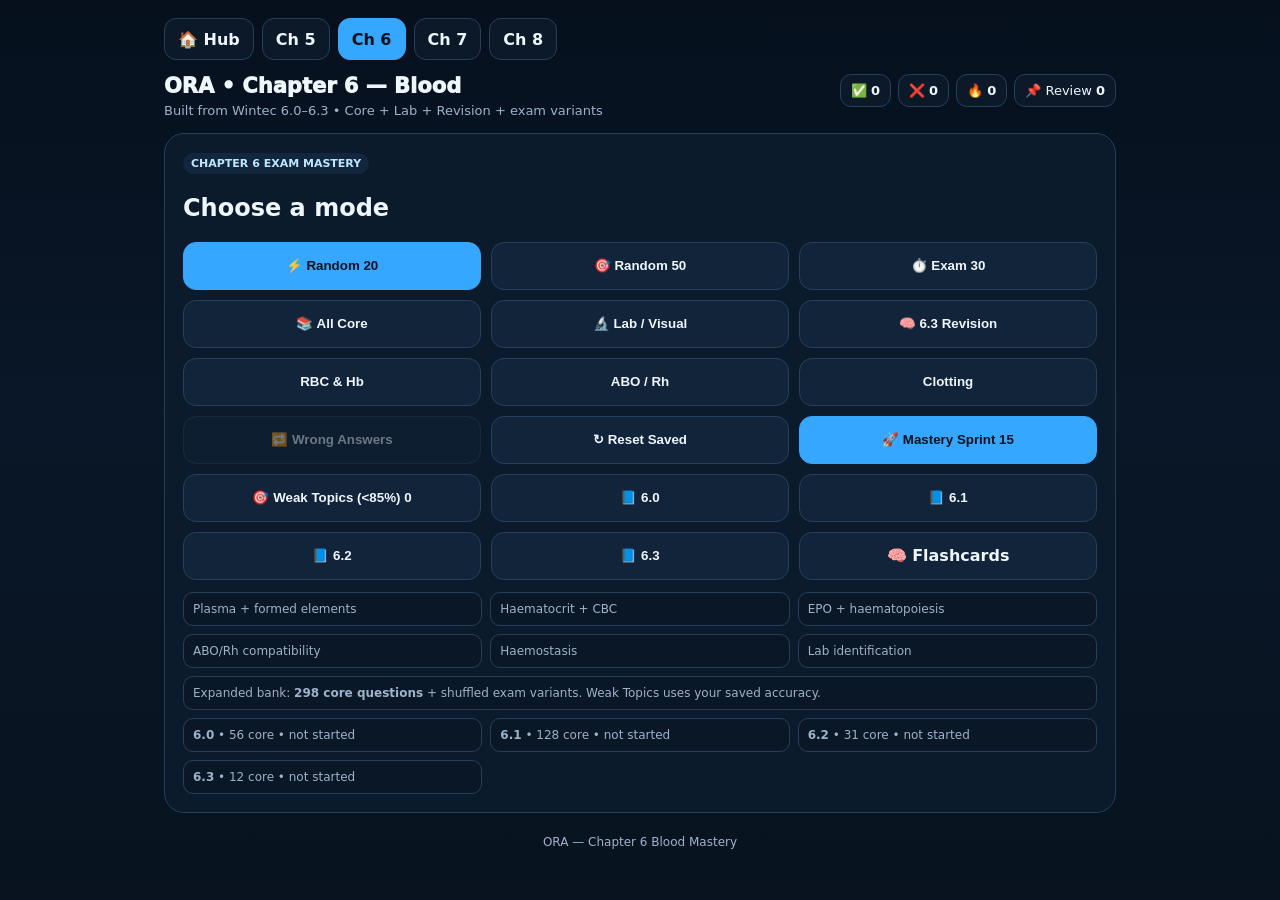
<file: chapter6-quiz.html>
<!doctype html><html lang="en"><head><meta charset="utf-8"><meta name="viewport" content="width=device-width,initial-scale=1"><title>ORA Chapter 6 — Blood</title><link rel="stylesheet" href="exam-quiz.css"></head><body><main class="wrap"><nav class="chapterNav"><a href="exam-mastery.html">🏠 Hub</a><a href="chapter5-quiz.html">Ch 5</a><a class="active" href="chapter6-quiz.html">Ch 6</a><a href="chapter7-quiz.html">Ch 7</a><a href="chapter8-quiz.html">Ch 8</a></nav><div class="top"><div><div class="brand">ORA • Chapter 6 — Blood</div><div class="sub">Built from Wintec 6.0–6.3 • Core + Lab + Revision + exam variants</div></div><div class="stats"><span class="pill">✅ <b id="correctStat">0</b></span><span class="pill">❌ <b id="wrongStat">0</b></span><span class="pill">🔥 <b id="streakStat">0</b></span><span class="pill">📌 Review <b id="reviewStat">0</b></span></div></div><section id="menu" class="card"><div class="tag">CHAPTER 6 EXAM MASTERY</div><h1>Choose a mode</h1><div class="menuGrid"><button class="btn primary" data-mode="20">⚡ Random 20</button><button class="btn" data-mode="50">🎯 Random 50</button><button class="btn" data-mode="exam">⏱️ Exam 30</button><button class="btn" data-mode="all">📚 All Core</button><button class="btn" data-mode="lab">🔬 Lab / Visual</button><button class="btn" data-mode="revision">🧠 6.3 Revision</button><button class="btn" data-mode="topic:RBC & haemoglobin">RBC & Hb</button><button class="btn" data-mode="topic:Blood groups">ABO / Rh</button><button class="btn" data-mode="topic:Haemostasis">Clotting</button><button class="btn" id="reviewMenu">🔁 Wrong Answers</button><button class="btn" id="resetSaved">↻ Reset Saved</button></div><div class="topicGrid"><div class="topicChip">Plasma + formed elements</div><div class="topicChip">Haematocrit + CBC</div><div class="topicChip">EPO + haematopoiesis</div><div class="topicChip">ABO/Rh compatibility</div><div class="topicChip">Haemostasis</div><div class="topicChip">Lab identification</div></div></section><section id="game" class="hidden"><div class="progress"><div id="bar" class="bar"></div></div><div class="card"><div class="meta"><span id="counter"></span><span id="topic"></span></div><div id="visual" class="visual"></div><div id="question" class="q"></div><div id="options" class="options"></div><div id="feedback" class="feedback">Choose an answer.</div><div class="btnRow"><button id="next" class="btn primary" disabled>Next →</button><button id="reviewNow" class="btn">🔁 Review mistakes</button><button id="restart" class="btn">↻ Restart</button><button id="back" class="btn">← Menu</button></div></div><div id="result" class="card result hidden"></div></section><div class="footer">ORA — Chapter 6 Blood Mastery</div></main><script>const Q=(topic,q,a,d,e,tags='',visual='')=>({topic,q,a,d:d.split('|'),e,tags,visual});window.QUIZ_CONFIG={chapter:'6',storage:'ora-ch6-wrong'};window.QUIZ_VISUALS={tube:'<div class="tube"><div class="plasma">Plasma ~55%</div><div class="buffy">Buffy coat &lt;1%</div><div class="rbc">RBC ~45%</div></div>',cells:'<div class="miniGrid"><div><b>Erythrocyte</b><br>Small biconcave disc<br>No nucleus</div><div><b>Leukocyte</b><br>Larger<br>Dark nucleus</div><div><b>Thrombocyte</b><br>Tiny cell fragment<br>Clotting</div></div>',abo:'<div class="miniGrid"><div><b>A</b><br>A antigen<br>anti-B antibody</div><div><b>B</b><br>B antigen<br>anti-A antibody</div><div><b>AB</b><br>A + B antigens<br>No anti-A/B</div><div><b>O</b><br>No A/B antigens<br>anti-A + anti-B</div></div>'};window.QUIZ_DATA=[
Q('Blood basics','The study of blood is called…','Haematology','Histology|Cardiology|Haemostasis','Haem/haemo means blood; -ology means study.','revision'),
Q('Blood basics','Blood is classified as what type of tissue?','Liquid connective tissue','Epithelial tissue|Muscle tissue|Nervous tissue','Living blood cells are suspended in a non-living fluid matrix called plasma.'),
Q('Blood basics','An average adult has approximately how much blood?','5 litres','500 mL|1 litre|12 litres','The course gives about 5 L in an average adult.'),
Q('Blood basics','Normal blood pH is approximately…','7.35–7.45','6.0–6.5|7.0 exactly|8.0–8.5','Blood pH is tightly regulated around 7.35–7.45.','lab revision'),
Q('Blood basics','Oxygen-rich blood is described as…','Scarlet red','Dull red|Blue|Yellow','More oxygen attached to haemoglobin makes blood brighter red.'),
Q('Blood basics','Oxygen-poor blood is described as…','Dull red','Scarlet red|White|Green','Deoxygenated blood is darker/dull red.'),
Q('Functions','The three broad functions of blood are…','Transport, regulation and protection','Digestion, movement and secretion|Filtration, absorption and sensation|Growth, reproduction and movement','Blood transports substances, regulates internal conditions, and protects against infection and blood loss.'),
Q('Functions','Which is a transport function of blood?','Carrying oxygen and nutrients','Producing urine|Making bile|Digesting proteins','Blood transports O2, CO2, nutrients, hormones, wastes and heat.'),
Q('Functions','Which is a regulatory function of blood?','Helping regulate body temperature','Making antibodies in the skin|Moving bones|Producing digestive enzymes','Blood contributes to temperature, pH and fluid-electrolyte balance.'),
Q('Functions','Which is a protective function of blood?','Clotting to prevent blood loss','Producing voice|Moving food by peristalsis|Filtering inhaled air','Blood protects via immune cells and clot formation.'),
Q('Composition','Approximately what percentage of whole blood is plasma?','55%','10%|45%|90%','Plasma makes up about 55% of whole blood.','lab revision','tube'),
Q('Composition','Approximately what percentage of whole blood is formed elements?','45%','5%|55%|90%','Formed elements make up about 45% of whole blood.','lab revision','tube'),
Q('Composition','The liquid part of blood is called…','Plasma','Buffy coat|Haematocrit|Fibrin','Plasma is the fluid extracellular matrix of blood.','revision','tube'),
Q('Composition','The formed elements are…','Erythrocytes, leukocytes and thrombocytes','Plasma proteins, water and salts|A, B and Rh antigens|Albumin, fibrinogen and globulin only','Formed elements are RBCs, WBCs and platelets.','revision','cells'),
Q('Composition','Plasma is about what percentage water?','90%','10%|45%|55%','Plasma is mainly water, with proteins and dissolved substances.'),
Q('Composition','Which substance is normally transported dissolved in plasma?','Hormones','Whole red blood cells only|Bone cells|Cartilage','Plasma transports nutrients, hormones, electrolytes, gases and wastes.'),
Q('Composition','After centrifugation, which layer is at the top?','Plasma','Red blood cells|Buffy coat|Fibrin clot','The least dense plasma forms the straw-coloured top layer.','lab visual revision','tube'),
Q('Composition','After centrifugation, the buffy coat contains…','White blood cells and platelets','Red blood cells only|Plasma only|Haemoglobin only','The thin middle buffy coat contains leukocytes and thrombocytes.','lab visual revision','tube'),
Q('Composition','After centrifugation, red blood cells form the…','Bottom layer','Top layer|Middle white layer|Surface film','RBCs are dense and settle at the bottom.','lab visual revision','tube'),
Q('RBC & haemoglobin','The scientific name for a red blood cell is…','Erythrocyte','Leukocyte|Thrombocyte|Osteocyte','Erythro- means red; -cyte means cell.','revision','cells'),
Q('RBC & haemoglobin','A mature erythrocyte is best described as…','A biconcave disc with no nucleus','A large nucleated sphere|A tiny cell fragment|A spindle-shaped cell','The biconcave shape improves gas exchange and flexibility.','lab visual','cells'),
Q('RBC & haemoglobin','Why is it useful that mature RBCs have no nucleus?','It leaves more space for haemoglobin','It allows them to divide quickly|It produces antibodies|It makes them larger','Loss of the nucleus increases room for oxygen-carrying haemoglobin.','lab'),
Q('RBC & haemoglobin','The main function of erythrocytes is to…','Transport oxygen and some carbon dioxide','Form antibodies|Produce fibrin|Destroy all bacteria','RBCs transport respiratory gases.'),
Q('RBC & haemoglobin','Haemoglobin is located…','Inside erythrocytes','Only in plasma|Inside platelets|Inside lymph nodes','Haemoglobin is an intracellular iron-containing protein.'),
Q('RBC & haemoglobin','The main function of haemoglobin is to…','Bind and transport oxygen','Digest bacteria|Form platelet plugs|Produce EPO','Haemoglobin binds oxygen in the lungs and carries it to tissues.'),
Q('RBC & haemoglobin','One haemoglobin molecule can carry how many O2 molecules?','4','1|2|8','Each of four haem groups can bind one oxygen molecule.','revision'),
Q('RBC & haemoglobin','Oxygen binds to which part of haemoglobin?','Iron in the haem group','Plasma water|The RBC nucleus|Fibrin fibres','Oxygen binds to Fe2+ in each haem group.'),
Q('RBC & haemoglobin','Iron deficiency can reduce production of…','Haemoglobin','Platelet plugs only|Antigens|Plasma water','Iron is an essential raw material for haemoglobin.'),
Q('RBC & haemoglobin','A haematocrit measures…','The percentage of whole blood made up of RBCs','The percentage of plasma proteins|The number of heartbeats|The amount of oxygen in air','Haematocrit = RBC volume / total blood volume × 100.','lab revision','tube'),
Q('RBC & haemoglobin','Another name for haematocrit is…','Packed cell volume (PCV)','Pulse volume|Plasma count|Differential count','Hct and PCV both refer to the fraction of blood occupied by RBCs.'),
Q('RBC & haemoglobin','If the RBC layer is 22 mm and total blood column is 50 mm, the haematocrit is…','44%','22%|50%|72%','22 ÷ 50 × 100 = 44%.','lab'),
Q('RBC & haemoglobin','The adult female haematocrit reference range in the lab was approximately…','36.9–44.6%','10–20%|50–60%|70–80%','Use the course lab reference interval when interpreting the exercise.','lab'),
Q('RBC & haemoglobin','The adult male haematocrit reference range in the lab was approximately…','41.5–50.4%','20–30%|30–35%|60–70%','The course lab lists 41.5–50.4% for adult males.','lab'),
Q('WBC & platelets','The scientific name for a white blood cell is…','Leukocyte','Erythrocyte|Thrombocyte|Adipocyte','Leuko- means white.','revision','cells'),
Q('WBC & platelets','Leukocytes primarily…','Protect against infection and pathogens','Carry most oxygen|Form the RBC layer|Make sebum','WBCs defend the body and can leave blood vessels to reach tissues.'),
Q('WBC & platelets','A leukocyte in a blood smear is usually…','Larger than an RBC and has a dark nucleus','Smaller than a platelet|Biconcave with no nucleus|A clear fluid','A visible nucleus is a major recognition clue.','lab visual','cells'),
Q('WBC & platelets','The most common WBC type mentioned in the course is…','Neutrophil','Basophil|Monocyte|Eosinophil','Neutrophils are the most numerous WBCs and are phagocytes.','lab'),
Q('WBC & platelets','The scientific name for platelets is…','Thrombocytes','Erythrocytes|Leukocytes|Lymphocytes','Thrombocytes are small cell fragments involved in clotting.','revision','cells'),
Q('WBC & platelets','Platelets are best described as…','Tiny cell fragments','Large nucleated cells|Biconcave discs|Fluid proteins','They are fragments of large precursor cells, not complete cells.','lab visual','cells'),
Q('WBC & platelets','Too few thrombocytes would mainly increase the risk of…','Excessive bleeding','Low oxygen because of no haemoglobin|Loss of voice|High glucose','Platelets are essential for haemostasis.'),
Q('Haematopoiesis','The production of new blood cells is called…','Haematopoiesis','Haemostasis|Haematocrit|Phagocytosis','Haematopoiesis means blood-cell production.','revision'),
Q('Haematopoiesis','New blood cells are mainly produced in…','Red bone marrow','Yellow bone marrow only|Plasma|Lymph nodes only','All formed elements arise from stem cells in red bone marrow.'),
Q('Haematopoiesis','Formation of erythrocytes is called…','Erythropoiesis','Leukopoiesis|Thrombopoiesis|Coagulation','Erythropoiesis = production of RBCs.'),
Q('Haematopoiesis','Low blood oxygen stimulates the kidneys to release…','Erythropoietin (EPO)','Insulin|Fibrinogen|Histamine','EPO signals red bone marrow to increase RBC production.'),
Q('Haematopoiesis','EPO acts primarily on the…','Red bone marrow','Lungs|Skin|Plasma','EPO stimulates erythropoiesis in red bone marrow.'),
Q('Haematopoiesis','During infection, which formed element production tends to increase?','Leukocytes','Erythrocytes only|Platelets only|Plasma water','The body produces more WBCs to help fight infection.'),
Q('Blood groups','ABO blood groups are based on…','A and B antigens on RBC membranes','Platelet size|Plasma water content|Haemoglobin concentration','ABO classification depends on A/B surface antigens.','revision','abo'),
Q('Blood groups','Type A blood has…','A antigen and anti-B antibody','B antigen and anti-A antibody|A and B antigens with no antibodies|No antigens and both antibodies','People do not normally make antibodies against their own antigen.','revision','abo'),
Q('Blood groups','Type B blood has…','B antigen and anti-A antibody','A antigen and anti-B antibody|No A/B antigens|A and B antigens','Type B RBCs carry B antigen; plasma contains anti-A.','revision','abo'),
Q('Blood groups','Type AB blood has…','A and B antigens and no anti-A/anti-B antibodies','No antigens and both antibodies|A antigen only|B antigen only','AB has both self antigens, so it lacks anti-A and anti-B antibodies.','revision','abo'),
Q('Blood groups','Type O blood has…','No A/B antigens and both anti-A and anti-B antibodies','A and B antigens|A antigen only|B antigen only','O RBCs have neither A nor B antigen.','revision','abo'),
Q('Blood groups','Rh-positive means…','Rh (D) antigen is present on RBCs','Rh antigen is absent|Anti-A is present|The blood has more RBCs','Rh status is based on the D antigen.','revision'),
Q('Blood groups','Rh-negative means…','Rh (D) antigen is absent from RBCs','Rh antigen is present|No plasma is present|No antibodies exist','Rh− RBCs lack the D antigen.','revision'),
Q('Blood groups','A person with B+ blood has which RBC antigens?','B and Rh','A and Rh|B only|A, B and Rh','B+ combines ABO B antigen with Rh D antigen.','revision'),
Q('Blood groups','The universal red-cell donor is commonly…','O negative','AB positive|A positive|B negative','O− RBCs lack A, B and Rh antigens.','revision'),
Q('Blood groups','The universal red-cell recipient is commonly…','AB positive','O negative|A negative|B positive','AB+ has A, B and Rh self antigens and can receive all ABO/Rh red-cell types in the simplified course model.','revision'),
Q('Blood groups','In an incompatible transfusion, antibodies can cause donor RBCs to…','Agglutinate (clump)','Become platelets|Turn into plasma|Increase oxygen instantly','Antibody-antigen binding can cause dangerous agglutination and haemolysis.'),
Q('Blood groups','For donor compatibility, the key question is whether…','Recipient antibodies recognise donor RBC antigens as foreign','Donor plasma is yellow|The donor has a high pulse|The recipient has more platelets','If recipient antibodies bind donor antigens, the transfusion is incompatible.'),
Q('Haemostasis','Haemostasis means…','Stopping blood loss from a damaged vessel','Making new RBCs|Measuring haematocrit|Destroying bacteria','Haemostasis is the rapid, local process that stops bleeding.','revision'),
Q('Haemostasis','The three stages of haemostasis are…','Vascular spasm, platelet plug, coagulation','Coagulation, erythropoiesis, filtration|Vasodilation, WBC plug, diffusion|Platelet production, plasma loss, clot removal','Remember: pinch → plug → seal.','revision'),
Q('Haemostasis','During vascular spasm, the damaged vessel…','Constrics to reduce blood flow','Dilates to increase bleeding|Produces RBCs|Becomes a lymph vessel','Vasoconstriction reduces diameter and blood loss.'),
Q('Haemostasis','During platelet plug formation, platelets…','Become sticky and accumulate at the damaged site','Carry oxygen|Make antibodies|Turn into fibrin','Activated platelets adhere and attract more platelets.'),
Q('Haemostasis','During coagulation, fibrin forms…','A mesh that stabilises the clot','A hormone from the kidney|An RBC antigen|A type of WBC','Fibrin fibres trap cells and strengthen the platelet plug.'),
Q('Haemostasis','Fibrin develops from the soluble plasma protein…','Fibrinogen','Haemoglobin|Albumin only|Keratin','Fibrinogen is converted into insoluble fibrin during clotting.','lab'),
Q('Lab & blood tests','A complete blood count (CBC) gives information about…','Numbers and features of blood cells and platelets','Only plasma water|Only blood pressure|Only oxygen in inhaled air','CBC assesses RBCs, WBCs and platelets.','lab'),
Q('Lab & blood tests','MCV measures…','Average size of red blood cells','Blood pressure|Platelet stickiness|Plasma colour','Mean corpuscular volume is an RBC size measure.','lab'),
Q('Lab & blood tests','HGB on a CBC refers to…','Haemoglobin concentration','Haematocrit only|White blood cell count|Blood glucose','HGB measures the oxygen-carrying protein in blood.','lab'),
Q('Lab & blood tests','A WBC differential…','Counts the different types of white blood cells','Measures blood pressure|Measures haematocrit only|Separates plasma by centrifuge','A differential counts individual WBC types.','lab'),
Q('Lab & blood tests','A fasting glucose result of 2.5 mmol/L compared with the course range 3.0–5.4 is…','Low','Normal|High|Impossible to classify','2.5 is below the stated reference interval.','lab'),
Q('Lab & blood tests','A reference range describes…','Values found in most healthy people in a defined group','A guaranteed normal value for every person|Only disease values|The exact same range for every age and sex','Reference ranges guide interpretation; results outside them need context.','lab'),
Q('Lab & blood tests','A bruise occurs when…','Blood enters surrounding tissue without breaking the overlying skin','The skin is completely cut open|Plasma becomes bone|RBCs become WBCs','Small vessels can rupture and leak blood into tissues.','lab')
];</script><script src="exam-quiz.js"></script></body></html>
</file>
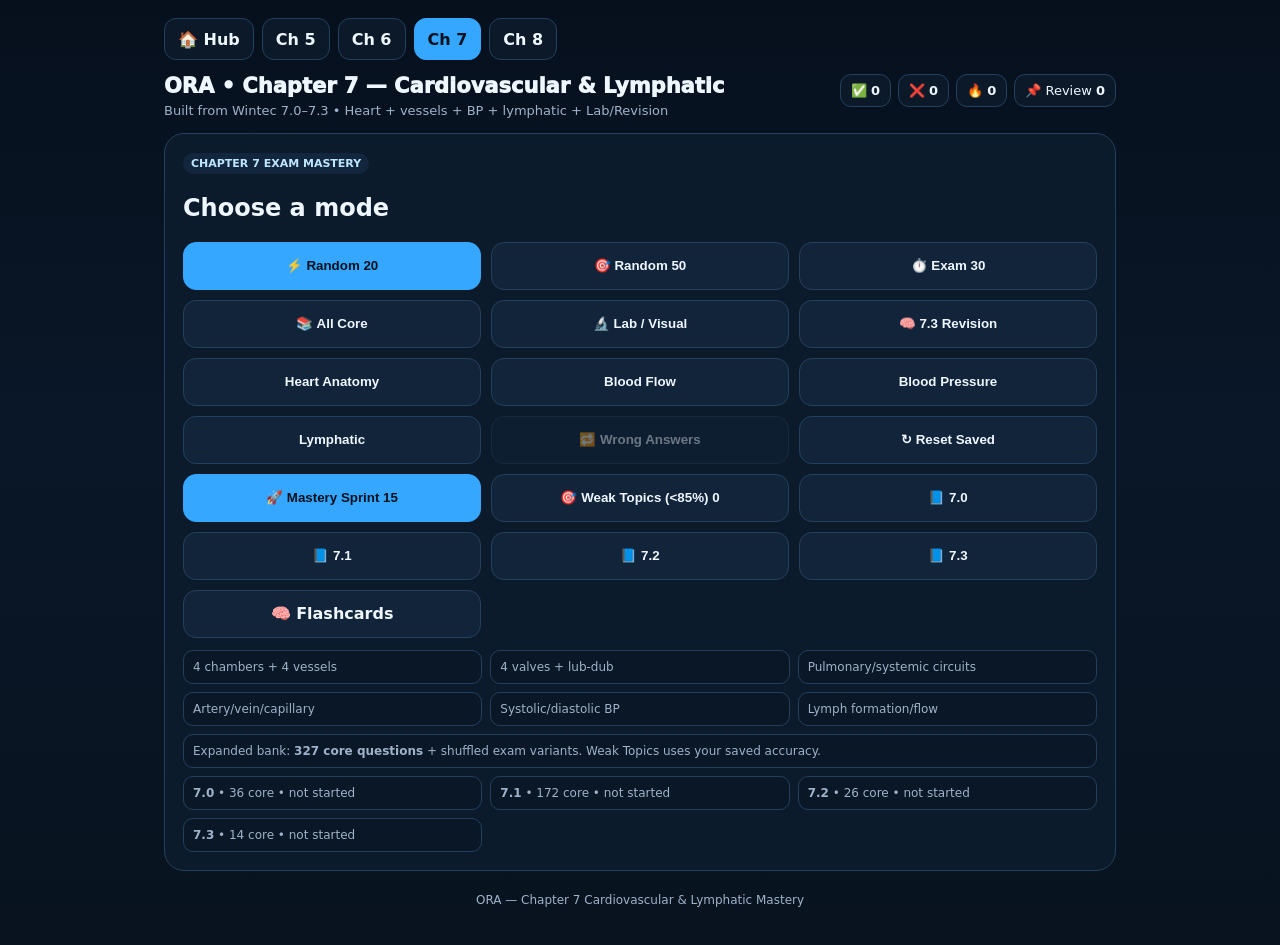
<file: chapter7-quiz.html>
<!doctype html><html lang="en"><head><meta charset="utf-8"><meta name="viewport" content="width=device-width,initial-scale=1"><title>ORA Chapter 7 — Cardiovascular & Lymphatic</title><link rel="stylesheet" href="exam-quiz.css"></head><body><main class="wrap"><nav class="chapterNav"><a href="exam-mastery.html">🏠 Hub</a><a href="chapter5-quiz.html">Ch 5</a><a href="chapter6-quiz.html">Ch 6</a><a class="active" href="chapter7-quiz.html">Ch 7</a><a href="chapter8-quiz.html">Ch 8</a></nav><div class="top"><div><div class="brand">ORA • Chapter 7 — Cardiovascular & Lymphatic</div><div class="sub">Built from Wintec 7.0–7.3 • Heart + vessels + BP + lymphatic + Lab/Revision</div></div><div class="stats"><span class="pill">✅ <b id="correctStat">0</b></span><span class="pill">❌ <b id="wrongStat">0</b></span><span class="pill">🔥 <b id="streakStat">0</b></span><span class="pill">📌 Review <b id="reviewStat">0</b></span></div></div><section id="menu" class="card"><div class="tag">CHAPTER 7 EXAM MASTERY</div><h1>Choose a mode</h1><div class="menuGrid"><button class="btn primary" data-mode="20">⚡ Random 20</button><button class="btn" data-mode="50">🎯 Random 50</button><button class="btn" data-mode="exam">⏱️ Exam 30</button><button class="btn" data-mode="all">📚 All Core</button><button class="btn" data-mode="lab">🔬 Lab / Visual</button><button class="btn" data-mode="revision">🧠 7.3 Revision</button><button class="btn" data-mode="topic:Heart anatomy">Heart Anatomy</button><button class="btn" data-mode="topic:Blood flow">Blood Flow</button><button class="btn" data-mode="topic:Blood pressure">Blood Pressure</button><button class="btn" data-mode="topic:Lymphatic system">Lymphatic</button><button class="btn" id="reviewMenu">🔁 Wrong Answers</button><button class="btn" id="resetSaved">↻ Reset Saved</button></div><div class="topicGrid"><div class="topicChip">4 chambers + 4 vessels</div><div class="topicChip">4 valves + lub-dub</div><div class="topicChip">Pulmonary/systemic circuits</div><div class="topicChip">Artery/vein/capillary</div><div class="topicChip">Systolic/diastolic BP</div><div class="topicChip">Lymph formation/flow</div></div></section><section id="game" class="hidden"><div class="progress"><div id="bar" class="bar"></div></div><div class="card"><div class="meta"><span id="counter"></span><span id="topic"></span></div><div id="visual" class="visual"></div><div id="question" class="q"></div><div id="options" class="options"></div><div id="feedback" class="feedback">Choose an answer.</div><div class="btnRow"><button id="next" class="btn primary" disabled>Next →</button><button id="reviewNow" class="btn">🔁 Review mistakes</button><button id="restart" class="btn">↻ Restart</button><button id="back" class="btn">← Menu</button></div></div><div id="result" class="card result hidden"></div></section><div class="footer">ORA — Chapter 7 Cardiovascular & Lymphatic Mastery</div></main><script>const Q=(topic,q,a,d,e,tags='',visual='')=>({topic,q,a,d:d.split('|'),e,tags,visual});window.QUIZ_CONFIG={chapter:'7',storage:'ora-ch7-wrong'};window.QUIZ_VISUALS={flow:'<div class="flow"><span>Body</span><i>→</i><span>Vena cava</span><i>→</i><span>RA</span><i>→</i><span>Tricuspid</span><i>→</i><span>RV</span><i>→</i><span>Pulmonary valve</span><i>→</i><span>Pulmonary artery</span><i>→</i><span>Lungs</span><i>→</i><span>Pulmonary veins</span><i>→</i><span>LA</span><i>→</i><span>Mitral</span><i>→</i><span>LV</span><i>→</i><span>Aortic valve</span><i>→</i><span>Aorta</span><i>→</i><span>Body</span></div>',vessels:'<div class="miniGrid"><div><b>Artery</b><br>Away from heart<br>Thick wall<br>Higher pressure</div><div><b>Vein</b><br>Toward heart<br>Larger lumen<br>Valves</div><div><b>Capillary</b><br>One-cell-thick wall<br>Exchange</div></div>',bp:'<div class="miniGrid"><div><b>Systolic</b><br>Ventricles contract<br>Higher value</div><div><b>Diastolic</b><br>Ventricles relax<br>Lower value</div><div><b>Example</b><br>120/80 mmHg<br>120 systolic • 80 diastolic</div></div>',lymph:'<div class="flow"><span>Tissue fluid</span><i>→</i><span>Lymphatic capillaries</span><i>→</i><span>Vessels</span><i>→</i><span>Lymph nodes</span><i>→</i><span>Subclavian veins</span><i>→</i><span>Blood</span></div>'};window.QUIZ_DATA=[
Q('Heart anatomy','The overall role of the cardiovascular system is to…','Transport substances to support cell survival','Digest nutrients|Produce urine|Make skin pigment','It delivers oxygen/nutrients and removes carbon dioxide/wastes.','revision'),
Q('Heart anatomy','The heart functions primarily as a…','Pump','Filter|Storage gland|Gas-exchange surface','The heart generates force to move blood through vessels.'),
Q('Heart anatomy','Blood vessels primarily…','Carry blood to and from the heart and tissues','Produce blood cells|Make hormones|Digest fats','They form the transport network of the cardiovascular system.'),
Q('Heart anatomy','The heart is located in the…','Thoracic cavity, mediastinum','Abdominal cavity|Pelvic cavity|Cranial cavity','It lies between the lungs, slightly left of midline.','revision'),
Q('Heart anatomy','The pointed apex of the heart points…','Inferiorly toward the left hip','Superiorly toward the right shoulder|Directly posterior|Toward the right lung','The apex points down and left.','revision'),
Q('Heart anatomy','The broad base of the heart points generally…','Superiorly toward the right shoulder','Inferiorly toward the left hip|Toward the pelvis|Directly left','The broad base is superior, opposite the apex.'),
Q('Heart anatomy','The sac surrounding the heart is the…','Pericardium','Myocardium|Endocardium|Pleura','Peri- means around; the pericardium protects and reduces friction.'),
Q('Heart anatomy','The muscular layer of the heart wall is the…','Myocardium','Endocardium|Pericardium|Endothelium','Cardiac muscle of the myocardium contracts to pump blood.','revision'),
Q('Heart anatomy','The inner lining of the heart is the…','Endocardium','Myocardium|Pericardium|Pleura','Endocardium provides a smooth inner lining.'),
Q('Heart anatomy','The endocardium is mainly composed of…','Epithelial tissue','Skeletal muscle|Adipose tissue only|Bone','It is a smooth epithelial lining.'),
Q('Heart anatomy','The two superior heart chambers are the…','Atria','Ventricles|Valves|Arteries','The atria are receiving chambers.'),
Q('Heart anatomy','The two inferior heart chambers are the…','Ventricles','Atria|Veins|Pericardia','The ventricles are pumping chambers.'),
Q('Heart anatomy','The right atrium receives…','Deoxygenated blood from the body','Oxygenated blood from lungs|Blood directly from aorta|Only coronary blood','Systemic veins return blood via venae cavae.'),
Q('Heart anatomy','The right ventricle pumps…','Deoxygenated blood to the lungs','Oxygenated blood to body|Blood into left atrium|Lymph to blood','It is the pulmonary pump.'),
Q('Heart anatomy','The left atrium receives…','Oxygenated blood from the lungs','Deoxygenated blood from body|Blood from aorta|Lymph from tissues','Pulmonary veins deliver oxygenated blood to the LA.'),
Q('Heart anatomy','The left ventricle pumps…','Oxygenated blood to the body','Deoxygenated blood to lungs|Blood into right atrium|Lymph into veins','It is the systemic pump.'),
Q('Heart anatomy','Why is the left ventricular wall thicker than the right?','It pumps through the higher-resistance systemic circuit','It receives blood from vena cava|It contains valves|It only fills during rest','The LV must generate greater pressure to send blood around the whole body.','lab revision'),
Q('Heart anatomy','Atrial walls are thinner than ventricular walls because atria…','Only push blood a short distance into ventricles','Pump blood around the whole body|Have no muscle|Contain no blood','Ventricles perform the major pumping work.','lab'),
Q('Heart anatomy','The vessels supplying the myocardium with oxygen and nutrients are the…','Coronary arteries','Pulmonary veins|Venae cavae|Lymphatic vessels','Coronary circulation supplies the heart muscle itself.','lab'),
Q('Heart anatomy','The muscular wall separating right and left ventricles is the…','Interventricular septum','Endocardium|Chordae tendineae|Pericardium','The septum separates the ventricles.','lab'),
Q('Heart vessels & valves','Veins are defined as vessels that carry blood…','Toward the heart','Always deoxygenated|Away from the heart|Only through lungs','Direction relative to the heart defines veins.','revision'),
Q('Heart vessels & valves','Arteries are defined as vessels that carry blood…','Away from the heart','Always oxygenated|Toward the heart|Only to tissues','Direction relative to the heart defines arteries.','revision'),
Q('Heart vessels & valves','The vena cava carries…','Deoxygenated blood from body to right atrium','Oxygenated blood from lungs to LA|Blood from RV to lungs|Blood from LV to body','Superior and inferior venae cavae return systemic venous blood.'),
Q('Heart vessels & valves','The pulmonary artery carries…','Deoxygenated blood from right ventricle to lungs','Oxygenated blood from lungs to LA|Oxygenated blood to body|Lymph to heart','It is the major exception to “arteries carry oxygenated blood”.','revision'),
Q('Heart vessels & valves','The pulmonary veins carry…','Oxygenated blood from lungs to left atrium','Deoxygenated blood to lungs|Blood from LV to body|Blood from body to RA','Pulmonary veins are the oxygenated-vein exception.','revision'),
Q('Heart vessels & valves','The aorta carries…','Oxygenated blood from left ventricle to body','Deoxygenated blood to lungs|Blood from body to RA|Lymph to veins','The aorta is the main systemic artery.'),
Q('Heart vessels & valves','The tricuspid valve lies between the…','Right atrium and right ventricle','Left atrium and left ventricle|RV and pulmonary artery|LV and aorta','Tricuspid = right AV valve.','revision'),
Q('Heart vessels & valves','The mitral/bicuspid valve lies between the…','Left atrium and left ventricle','Right atrium and right ventricle|RV and pulmonary artery|LV and aorta','Mitral = left AV valve.','revision'),
Q('Heart vessels & valves','The pulmonary semilunar valve lies between the…','Right ventricle and pulmonary artery','RA and RV|LA and LV|LV and aorta','It prevents backflow from pulmonary artery to RV.'),
Q('Heart vessels & valves','The aortic semilunar valve lies between the…','Left ventricle and aorta','LA and LV|RA and RV|RV and pulmonary artery','It prevents backflow from aorta to LV.'),
Q('Heart vessels & valves','The general function of heart valves is to…','Prevent backflow and maintain one-way flow','Create RBCs|Exchange gases|Produce blood pressure directly','Valves open/close passively in response to pressure differences.'),
Q('Heart vessels & valves','Chordae tendineae mainly…','Prevent AV valve flaps from everting during ventricular contraction','Carry oxygen to myocardium|Separate ventricles|Form the pericardium','They anchor AV valves to papillary muscles.','lab'),
Q('Heart vessels & valves','The first heart sound “lub” is caused by closure of the…','Atrioventricular valves','Semilunar valves|Aorta only|Pulmonary veins','Tricuspid + mitral close at ventricular systole.','revision'),
Q('Heart vessels & valves','The second heart sound “dub” is caused by closure of the…','Semilunar valves','AV valves|Venae cavae|Atria','Pulmonary + aortic valves close as ventricles relax.','revision'),
Q('Heart vessels & valves','An abnormal heart sound is called a…','Murmur','Pulse|Perfusion|Stenosis only','Valve abnormalities can create turbulent flow and murmurs.'),
Q('Heart vessels & valves','Valve stenosis means…','Narrowing of a valve opening','A leaky valve only|A blocked vein|A slow pulse','Stenosis increases resistance to blood flow through the valve.'),
Q('Blood flow','Which sequence is correct?','Right atrium → tricuspid → right ventricle','Right ventricle → tricuspid → right atrium|Left atrium → aortic valve → LV|LV → mitral → LA','Blood moves one way through chambers and valves.','revision','flow'),
Q('Blood flow','After the right ventricle, blood next passes through the…','Pulmonary semilunar valve','Mitral valve|Aortic valve|Tricuspid valve','Then it enters the pulmonary artery.','visual','flow'),
Q('Blood flow','After the pulmonary artery, blood goes to the…','Lungs','Body tissues|Left ventricle|Vena cava','The pulmonary artery carries blood to pulmonary capillaries.','visual','flow'),
Q('Blood flow','After the lungs, oxygenated blood returns through the…','Pulmonary veins','Pulmonary arteries|Vena cava|Aorta','Pulmonary veins return blood to the left atrium.','visual','flow'),
Q('Blood flow','After the left atrium, blood passes through the…','Mitral/bicuspid valve','Tricuspid valve|Pulmonary valve|Aortic valve','The mitral valve leads into the LV.','visual','flow'),
Q('Blood flow','After the left ventricle, blood passes through the…','Aortic semilunar valve','Mitral valve|Tricuspid valve|Pulmonary vein','Then it enters the aorta.','visual','flow'),
Q('Blood flow','The pulmonary circuit is…','Right ventricle → lungs → left atrium','Left ventricle → body → right atrium|RA → body → LA|Aorta → lungs → vena cava','Pulmonary = heart-to-lungs-to-heart.','revision'),
Q('Blood flow','The systemic circuit is…','Left ventricle → body tissues → right atrium','Right ventricle → lungs → left atrium|LA → lungs → RV|Vena cava → lungs → aorta','Systemic = heart-to-body-to-heart.','revision'),
Q('Blood flow','The pump for the pulmonary circuit is the…','Right ventricle','Left ventricle|Right atrium|Left atrium','RV sends deoxygenated blood to lungs.'),
Q('Blood flow','The pump for the systemic circuit is the…','Left ventricle','Right ventricle|Right atrium|Left atrium','LV sends oxygenated blood to the body.','revision'),
Q('Blood flow','The right and left ventricles normally pump…','The same volume simultaneously','Different volumes every beat|Only one at a time|No blood during systole','The two circuits operate at the same time.','revision'),
Q('Blood vessels & exchange','The correct vessel sequence through a tissue is…','Artery → arteriole → capillary → venule → vein','Vein → arteriole → artery → capillary|Capillary → artery → vein|Artery → vein → capillary','This is the vascular branching pathway.','visual','vessels'),
Q('Blood vessels & exchange','Arteries generally have…','Thick muscular elastic walls','One-cell-thick walls only|Very thin walls with valves|No smooth muscle','They withstand higher pressure.','visual','vessels'),
Q('Blood vessels & exchange','Veins generally have…','Thinner walls, larger lumen and valves','Thicker walls than arteries|One-cell walls only|No lumen','Low-pressure return is aided by valves.','visual','vessels'),
Q('Blood vessels & exchange','Capillary walls are…','One cell layer thick','Three thick muscle layers|Made of cartilage|Covered in bone','Thin simple squamous walls allow exchange.','visual revision','vessels'),
Q('Blood vessels & exchange','Gas and nutrient exchange mainly occurs in…','Capillaries','Large arteries|Large veins|Heart valves','Capillaries provide a short diffusion distance.','revision'),
Q('Blood vessels & exchange','In body tissues, oxygen diffuses…','From blood into cells','From cells into blood|From veins into arteries only|From lymph into alveoli','O2 follows its concentration gradient into tissues.'),
Q('Blood vessels & exchange','In body tissues, carbon dioxide diffuses…','From cells into blood','From blood into cells|From lungs into cells directly|From arteries into alveoli only','CO2 produced by cells moves into capillary blood.'),
Q('Blood vessels & exchange','Vasoconstriction makes a vessel lumen…','Smaller','Larger|Disappear|Fill with lymph','Smooth muscle contraction decreases lumen diameter.'),
Q('Blood vessels & exchange','Vasodilation makes a vessel lumen…','Larger','Smaller|Blocked|One cell thick','Smooth muscle relaxation increases diameter.'),
Q('Blood pressure','Blood pressure is…','Force of blood against vessel walls','Number of RBCs per litre|Oxygen saturation|Amount of lymph','Pressure drives blood through circulation.','revision','bp'),
Q('Blood pressure','Systolic pressure is the…','Highest arterial pressure during ventricular contraction','Lowest pressure during relaxation|Pressure in veins only|Pressure in lymph nodes','Systole = ventricles contract.','revision','bp'),
Q('Blood pressure','Diastolic pressure is the…','Lowest arterial pressure during ventricular relaxation','Highest pressure during contraction|Pressure in capillaries only|Pulse rate','Diastole = ventricles relax.','revision','bp'),
Q('Blood pressure','In 120/80 mmHg, 120 represents…','Systolic pressure','Diastolic pressure|Pulse rate|Oxygen saturation','The higher systolic value is written first.','visual','bp'),
Q('Blood pressure','In 120/80 mmHg, 80 represents…','Diastolic pressure','Systolic pressure|Pulse rate|Respiratory rate','The lower diastolic value is written second.','visual','bp'),
Q('Blood pressure','The medical term for high blood pressure is…','Hypertension','Hypotension|Hypoxaemia|Tachypnoea','Hyper- means high.','revision'),
Q('Blood pressure','The medical term for low blood pressure is…','Hypotension','Hypertension|Haemostasis|Stenosis','Hypo- means low.','revision'),
Q('Blood pressure','Adequate blood pressure is important for tissue…','Perfusion','Keratinisation|Haematopoiesis|Ventilation','Perfusion means blood flow through capillary beds.'),
Q('Lab','A pulse is the…','Expansion and recoil pressure wave in an artery','Closing of heart valves only|Flow of lymph|Number of breaths','The arterial wall expands with each ventricular ejection.','lab'),
Q('Lab','Pulse rate is measured in…','Beats per minute (bpm)','mmHg|Percent|Litres','Pulse rate reflects heart beats per minute.','lab'),
Q('Lab','The common wrist pulse is palpated over the…','Radial artery','Radial vein|Brachial vein|Pulmonary artery','The radial artery is superficial at the wrist.','lab revision'),
Q('Lab','Average pulse rate is calculated as…','Total pulse rates ÷ number of people','Highest minus lowest|Total × number of people|Systolic ÷ diastolic','Use the arithmetic mean.','lab'),
Q('Lymphatic system','One major lymphatic function is to…','Return excess tissue fluid to the bloodstream','Pump blood from LV|Carry most oxygen|Produce RBCs','Lymphatic vessels recover fluid left in tissue spaces.','revision','lymph'),
Q('Lymphatic system','Another lymphatic function is to…','Defend against infection by filtering lymph','Create heart sounds|Make haemoglobin|Ventilate alveoli','Lymph nodes house immune cells and trap pathogens.','revision'),
Q('Lymphatic system','A third lymphatic function is to…','Absorb fats and fat-soluble vitamins from the small intestine','Produce plasma|Carry urine|Create blood pressure','Lymphatic vessels in the gut help absorb dietary lipids.','revision'),
Q('Lymphatic system','Lymph is formed from…','Excess tissue fluid entering lymphatic capillaries','Whole blood entering arteries|Only RBCs leaving veins|Air entering lungs','Fluid not reabsorbed by blood capillaries becomes lymph.','visual','lymph'),
Q('Lymphatic system','Lymph is mainly composed of…','Water, dissolved substances, proteins and WBCs','Only RBCs|Only platelets|Only fat','Lymph resembles tissue fluid and may contain immune cells.'),
Q('Lymphatic system','Lymph flows generally…','Toward the heart','Away from the heart only|Randomly|Only toward the feet','Lymphatic flow ultimately returns fluid to central veins.','visual','lymph'),
Q('Lymphatic system','Lymph returns to blood through the…','Subclavian veins','Pulmonary arteries|Aorta|Coronary arteries','Large lymphatic ducts empty near the subclavian veins.','revision','lymph'),
Q('Lymphatic system','Lymph movement is helped by…','Skeletal muscle, breathing pressure changes and smooth muscle','A central lymph heart|RBC nuclei|Only gravity','Valves prevent backflow while external/internal forces propel lymph.'),
Q('Lymphatic system','A lymph node primarily…','Filters lymph and supports immune responses','Pumps blood|Makes oxygen|Stores urine','Macrophages and lymphocytes monitor and respond to pathogens.'),
Q('Lymphatic system','Oedema means…','Abnormal accumulation of fluid in tissues','High arterial pressure only|Low oxygen saturation|Blood clotting','Poor lymph drainage can cause tissue swelling.'),
Q('Lymphatic system','About how much excess tissue fluid may require lymphatic return each day?','About 3 litres','30 mL|30 litres|300 litres','The course notes roughly 3 L/day remains in tissue spaces.','revision')
];</script><script src="exam-quiz.js"></script></body></html>
</file>
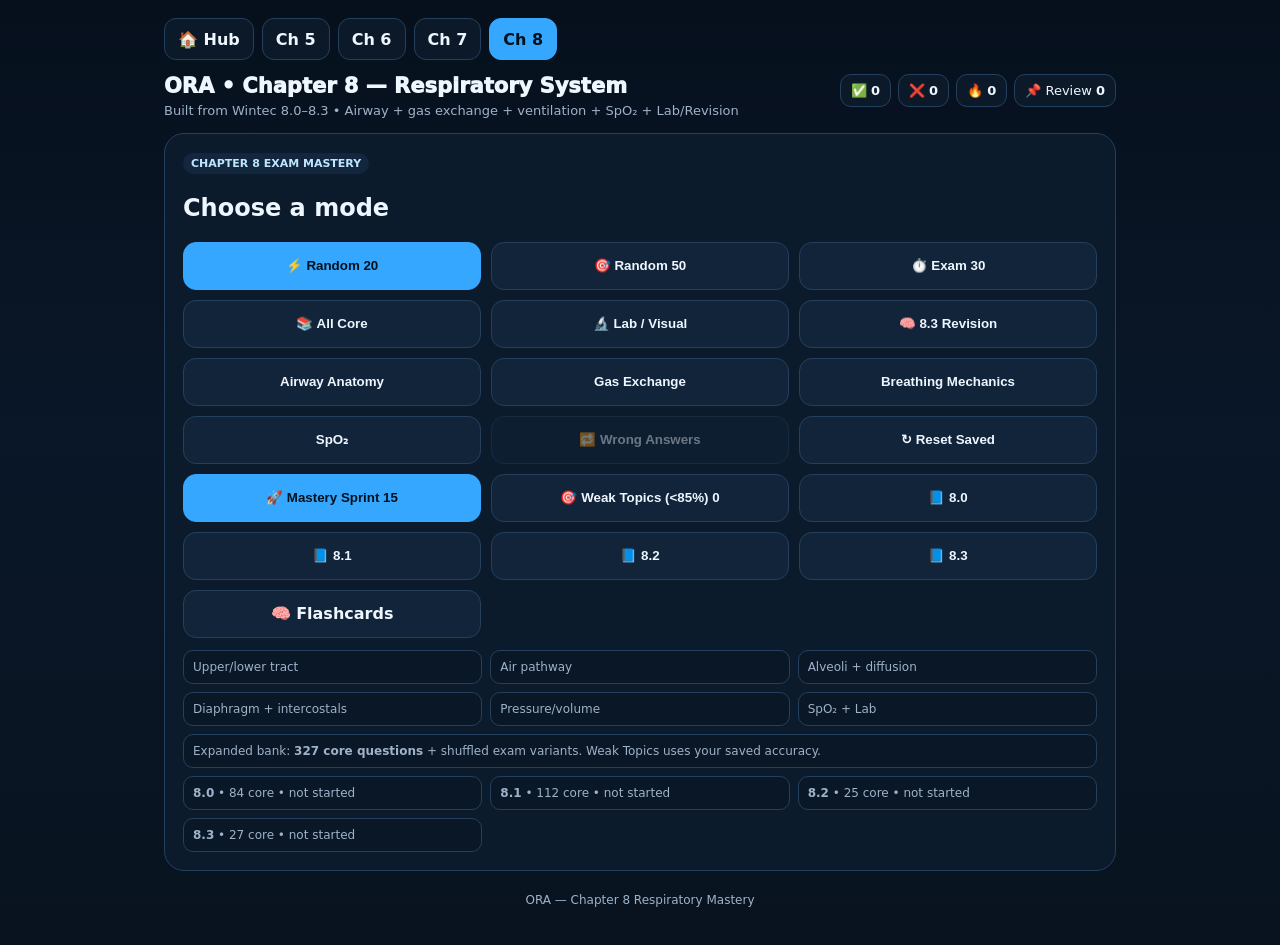
<file: chapter8-quiz.html>
<!doctype html><html lang="en"><head><meta charset="utf-8"><meta name="viewport" content="width=device-width,initial-scale=1"><title>ORA Chapter 8 — Respiratory System</title><link rel="stylesheet" href="exam-quiz.css"></head><body><main class="wrap"><nav class="chapterNav"><a href="exam-mastery.html">🏠 Hub</a><a href="chapter5-quiz.html">Ch 5</a><a href="chapter6-quiz.html">Ch 6</a><a href="chapter7-quiz.html">Ch 7</a><a class="active" href="chapter8-quiz.html">Ch 8</a></nav><div class="top"><div><div class="brand">ORA • Chapter 8 — Respiratory System</div><div class="sub">Built from Wintec 8.0–8.3 • Airway + gas exchange + ventilation + SpO₂ + Lab/Revision</div></div><div class="stats"><span class="pill">✅ <b id="correctStat">0</b></span><span class="pill">❌ <b id="wrongStat">0</b></span><span class="pill">🔥 <b id="streakStat">0</b></span><span class="pill">📌 Review <b id="reviewStat">0</b></span></div></div><section id="menu" class="card"><div class="tag">CHAPTER 8 EXAM MASTERY</div><h1>Choose a mode</h1><div class="menuGrid"><button class="btn primary" data-mode="20">⚡ Random 20</button><button class="btn" data-mode="50">🎯 Random 50</button><button class="btn" data-mode="exam">⏱️ Exam 30</button><button class="btn" data-mode="all">📚 All Core</button><button class="btn" data-mode="lab">🔬 Lab / Visual</button><button class="btn" data-mode="revision">🧠 8.3 Revision</button><button class="btn" data-mode="topic:Airway anatomy">Airway Anatomy</button><button class="btn" data-mode="topic:Gas exchange">Gas Exchange</button><button class="btn" data-mode="topic:Ventilation">Breathing Mechanics</button><button class="btn" data-mode="topic:Oxygen saturation">SpO₂</button><button class="btn" id="reviewMenu">🔁 Wrong Answers</button><button class="btn" id="resetSaved">↻ Reset Saved</button></div><div class="topicGrid"><div class="topicChip">Upper/lower tract</div><div class="topicChip">Air pathway</div><div class="topicChip">Alveoli + diffusion</div><div class="topicChip">Diaphragm + intercostals</div><div class="topicChip">Pressure/volume</div><div class="topicChip">SpO₂ + Lab</div></div></section><section id="game" class="hidden"><div class="progress"><div id="bar" class="bar"></div></div><div class="card"><div class="meta"><span id="counter"></span><span id="topic"></span></div><div id="visual" class="visual"></div><div id="question" class="q"></div><div id="options" class="options"></div><div id="feedback" class="feedback">Choose an answer.</div><div class="btnRow"><button id="next" class="btn primary" disabled>Next →</button><button id="reviewNow" class="btn">🔁 Review mistakes</button><button id="restart" class="btn">↻ Restart</button><button id="back" class="btn">← Menu</button></div></div><div id="result" class="card result hidden"></div></section><div class="footer">ORA — Chapter 8 Respiratory Mastery</div></main><script>const Q=(topic,q,a,d,e,tags='',visual='')=>({topic,q,a,d:d.split('|'),e,tags,visual});window.QUIZ_CONFIG={chapter:'8',storage:'ora-ch8-wrong'};window.QUIZ_VISUALS={air:'<div class="flow"><span>Nose / nasal cavity</span><i>→</i><span>Pharynx</span><i>→</i><span>Larynx</span><i>→</i><span>Trachea</span><i>→</i><span>Bronchi</span><i>→</i><span>Bronchioles</span><i>→</i><span>Alveoli</span></div>',alveoli:'<div class="miniGrid"><div><b>Alveolus</b><br>Simple squamous<br>O₂ relatively high</div><div><b>Respiratory membrane</b><br>~1 μm<br>Very thin diffusion barrier</div><div><b>Capillary blood</b><br>CO₂ relatively high on arrival<br>O₂ enters blood</div></div>',breath:'<div class="miniGrid"><div><b>Inspiration</b><br>Diaphragm contracts ↓<br>Ribs up/out<br>Volume ↑ • Pressure ↓<br>Air IN</div><div><b>Expiration</b><br>Diaphragm relaxes ↑<br>Elastic recoil<br>Volume ↓ • Pressure ↑<br>Air OUT</div><div><b>Rule</b><br>Air flows high pressure → low pressure<br>Volume and pressure are inverse</div></div>',spo2:'<div class="miniGrid"><div><b>SpO₂</b><br>% haemoglobin saturated with O₂</div><div><b>Pulse oximeter</b><br>Finger / earlobe<br>Non-invasive</div><div><b>Healthy course value</b><br>Usually 95–100%</div></div>'};window.QUIZ_DATA=[
Q('Respiratory basics','The main role of the respiratory system is to…','Bring oxygen into the body and remove carbon dioxide','Pump blood|Digest food|Produce urine','Gas exchange with the external environment supplies O₂ and removes CO₂.','revision'),
Q('Respiratory basics','The respiratory system also helps…','Control blood pH and support speech and smell','Produce RBCs|Store calcium|Form blood clots','CO₂ removal affects acid-base balance; upper-airway structures support voice and smell.'),
Q('Respiratory basics','Approximately what fraction of atmospheric air is oxygen?','About 20%','About 1%|About 50%|About 99%','The course uses about one-fifth of air as O₂.'),
Q('Respiratory basics','Gas exchange with the external environment occurs primarily in the…','Alveoli','Trachea|Pharynx|Pleural cavity','Alveoli are the terminal gas-exchange structures.'),
Q('Respiratory basics','Pulmonary ventilation means…','Movement of air into and out of the lungs','Diffusion of O₂ into RBCs only|Blood flow through capillaries|Movement of lymph','Ventilation = inspiration + expiration.'),
Q('Airway anatomy','Which structures are in the upper respiratory tract?','Nasal cavity, pharynx and larynx','Trachea, bronchi and alveoli|Bronchioles and lungs only|Diaphragm and pleura only','The course describes the upper tract from nose/nasal cavity through larynx.','revision'),
Q('Airway anatomy','Which structure begins the lower respiratory tract?','Trachea','Nasal cavity|Pharynx|Oesophagus','The lower tract extends from trachea through alveoli.','revision'),
Q('Airway anatomy','The correct inhaled-air pathway is…','Nose → pharynx → larynx → trachea → bronchi → bronchioles → alveoli','Nose → trachea → pharynx → alveoli|Alveoli → bronchi → nose|Pharynx → oesophagus → lungs','Follow the conducting pathway from upper to lower airway.','visual revision','air'),
Q('Airway anatomy','The pathway of exhaled air is…','The inhalation pathway in reverse','A completely different pathway|Through the oesophagus|Only through the mouth','Air exits from alveoli back through bronchioles, bronchi, trachea, larynx and pharynx.','revision','air'),
Q('Airway anatomy','The nasal cavity helps inhaled air by…','Warming, moistening and filtering it','Removing all oxygen|Producing blood cells|Creating fibrin','Blood vessels warm air; mucus/hairs trap particles; secretions humidify it.'),
Q('Airway anatomy','Mucus in the nasal cavity primarily helps…','Trap dust and microorganisms','Pump blood|Increase bone density|Create voice','Mucus catches inhaled particles before they reach deeper airways.'),
Q('Airway anatomy','Cilia in the airways primarily…','Move contaminated mucus toward the pharynx','Hold tracheal walls open|Perform gas exchange|Produce surfactant','Coordinated ciliary movement carries mucus upward for swallowing/removal.','revision'),
Q('Airway anatomy','The larynx is commonly called the…','Voice box','Windpipe|Food pipe|Air sac','Vocal folds in the larynx produce sound.'),
Q('Airway anatomy','The slit-like opening at the entrance of the trachea is the…','Glottis','Pleura|Bronchiole|Alveolus','The vocal folds and gap form the glottis.'),
Q('Airway anatomy','During swallowing, the epiglottis…','Covers the glottis to keep food out of the trachea','Opens the oesophagus by inflating|Produces mucus|Moves the diaphragm','The leaf-shaped epiglottis acts like a lid.','revision'),
Q('Airway anatomy','If the epiglottis fails to close properly, a likely result is…','Coughing or choking as food enters the airway','Higher haematocrit|Slower pulse only|More RBC production','Food/liquid can enter the trachea.'),
Q('Airway anatomy','The trachea is commonly called the…','Windpipe','Voice box|Food pipe|Pleural sac','It conducts air between larynx and bronchi.'),
Q('Airway anatomy','What keeps the trachea from collapsing?','C-shaped cartilage rings','Bone plates|Only smooth muscle|RBCs','Cartilage supports the airway while allowing flexibility.','lab revision'),
Q('Airway anatomy','The C-shaped tracheal cartilage rings are incomplete on the…','Posterior side','Anterior side|Left side only|Inferior side only','The oesophagus lies posterior to this incomplete region.','lab'),
Q('Airway anatomy','Which organ lies posterior to the trachea?','Oesophagus','Heart|Aorta|Diaphragm','The posterior opening of the C-shaped rings allows oesophageal expansion.','lab'),
Q('Airway anatomy','The trachea divides inferiorly into the…','Right and left primary bronchi','Alveoli directly|Two pulmonary veins|Pleurae','Each primary bronchus enters a lung.'),
Q('Airway anatomy','Bronchi are supported by…','Cartilage','Only bone|No structural tissue|RBCs','Like the trachea, bronchi have cartilage support.'),
Q('Airway anatomy','Bronchioles differ from bronchi because bronchioles…','Lack cartilage and have smooth muscle in their walls','Are larger and have more cartilage|Are outside the lungs only|Contain heart valves','After repeated branching, small airways lose cartilage and become bronchioles.','revision'),
Q('Airway anatomy','Smooth muscle around bronchioles can…','Change airway diameter','Produce RBCs|Carry oxygen in haemoglobin|Form pleural fluid','Bronchiolar smooth muscle regulates airway calibre.'),
Q('Airway anatomy','The tiny terminal air sacs are called…','Alveoli','Bronchi|Pleurae|Glottides','Alveoli are microscopic chambers at the end of the bronchial tree.','revision'),
Q('Airway anatomy','Alveolar walls are made mainly of…','Simple squamous epithelium','Stratified squamous epithelium|Simple cuboidal only|Cardiac muscle','Thin simple squamous epithelium minimizes diffusion distance.','revision visual','alveoli'),
Q('Airway anatomy','Alveoli are closely surrounded by…','Blood capillaries','Large veins only|Cartilage rings|Bone','Capillaries bring deoxygenated blood close to alveolar air.','visual','alveoli'),
Q('Airway anatomy','Why are millions of tiny alveoli better than a few large sacs?','They provide a much larger surface area for gas exchange','They make pressure irrelevant|They stop all diffusion|They produce more cartilage','Large surface area increases gas-exchange capacity.','lab'),
Q('Airway anatomy','The lungs contain abundant elastic fibres mainly so they can…','Recoil during expiration','Produce voice|Make blood cells|Block air movement','Elastic recoil helps passive exhalation.'),
Q('Airway anatomy','The pleura are…','Membranes covering lungs and lining the thoracic wall','Cartilage rings of trachea|Vocal folds|Air sacs','Pleural membranes slide over each other during breathing.'),
Q('Airway anatomy','The pleural cavity contains…','Lubricating fluid','Blood only|Air under normal conditions|Bone marrow','Fluid reduces friction between pleural surfaces.'),
Q('Airway anatomy','The diaphragm is…','A strong muscular sheet beneath the lungs','A cartilage ring|A type of alveolus|A heart valve','Its movement changes thoracic volume.'),
Q('Airway anatomy','External intercostal muscles assist inspiration by…','Lifting the ribs up and out','Pulling the diaphragm up|Closing the glottis|Narrowing bronchioles','They increase thoracic depth and width.'),
Q('Gas exchange','Gas exchange in the lungs occurs between…','Alveoli and pulmonary capillaries','Trachea and oesophagus|Bronchi and pleura|Diaphragm and ribs','The respiratory membrane separates alveolar air from capillary blood.','revision visual','alveoli'),
Q('Gas exchange','Simple diffusion means movement…','From high concentration to low concentration','From low to high without energy|Only through arteries|Only by active transport','Respiratory gases move down concentration gradients.','revision'),
Q('Gas exchange','In the lungs, oxygen diffuses…','From alveoli into blood','From blood into alveoli|From blood into bronchi|From pleura into blood','Alveolar O₂ concentration is higher than arriving pulmonary blood.','revision visual','alveoli'),
Q('Gas exchange','In the lungs, carbon dioxide diffuses…','From blood into alveoli','From alveoli into blood|From bronchioles into arteries|From pleura into lungs','Pulmonary blood arrives with more CO₂ than alveolar air.','revision visual','alveoli'),
Q('Gas exchange','The respiratory membrane is approximately…','1 micrometre thick','1 centimetre thick|1 metre thick|10 centimetres thick','The extremely thin membrane permits rapid diffusion.','visual'),
Q('Gas exchange','Before oxygen diffuses across the alveolus, it first…','Dissolves in the moist lining of the alveolus','Binds platelets|Enters the pleural cavity|Passes through cartilage','Gas dissolves in the moist surface before crossing epithelial cells.'),
Q('Gas exchange','After crossing into capillary plasma, oxygen mainly…','Enters RBCs and binds haemoglobin','Remains permanently dissolved only|Binds platelets|Moves into WBC nuclei','Most blood oxygen is carried by haemoglobin.'),
Q('Gas exchange','Blood arriving at lung alveoli via the pulmonary artery is generally…','Deoxygenated','Highly oxygenated|Pure plasma|Lymph','It has returned from systemic tissues and needs gas exchange.'),
Q('Gas exchange','Blood leaving alveoli toward the heart via pulmonary veins is generally…','Oxygenated','Deoxygenated|Only plasma|Without RBCs','After gas exchange it returns to the left atrium.','revision'),
Q('Gas exchange','Oxygenated blood from the lungs returns first to which heart chamber?','Left atrium','Right atrium|Right ventricle|Left ventricle','Pulmonary veins enter the left atrium.','revision'),
Q('Ventilation','Air flows naturally from…','High pressure to low pressure','Low pressure to high pressure|Equal pressure to equal pressure only|High volume to low volume regardless of pressure','Pressure gradients drive airflow.','revision visual','breath'),
Q('Ventilation','Volume and pressure of a gas are…','Inversely related','Directly proportional in this model|Unrelated|Always equal','If volume increases, pressure decreases; and vice versa.','revision visual','breath'),
Q('Ventilation','During inspiration, the diaphragm…','Contracts and moves downward','Relaxes and moves upward|Does not move|Closes the trachea','Diaphragm contraction increases thoracic volume.','revision visual','breath'),
Q('Ventilation','During inspiration, the ribs generally move…','Up and out','Down and in|Only backward|They do not move','External intercostals lift the rib cage.','visual','breath'),
Q('Ventilation','During inspiration, thoracic volume…','Increases','Decreases|Stays identical|Becomes zero','Expansion enlarges the lungs through pleural attachment.','revision visual','breath'),
Q('Ventilation','During inspiration, intrapulmonary pressure…','Decreases','Increases|Stays above atmospheric pressure|Becomes unrelated to volume','Increasing volume lowers pressure.','revision visual','breath'),
Q('Ventilation','During inspiration, air moves…','Into the lungs','Out of the lungs|Into the oesophagus|Into pleural fluid','Lower lung pressure draws air inward.','revision visual','breath'),
Q('Ventilation','During quiet expiration, the diaphragm…','Relaxes and moves upward','Contracts and moves down|Stays flattened|Closes the glottis','Relaxation helps reduce thoracic volume.','revision visual','breath'),
Q('Ventilation','Normal quiet expiration is mostly…','Passive because of elastic recoil','Active because of constant forced muscle contraction|Impossible without coughing|Caused by increased thoracic volume','Elastic lung tissue recoils as inspiratory muscles relax.','revision'),
Q('Ventilation','During expiration, thoracic volume…','Decreases','Increases|Doubles permanently|Does not change','Rib cage descends and diaphragm domes upward.','visual','breath'),
Q('Ventilation','During expiration, pressure inside the lungs…','Increases','Decreases|Becomes zero|Cannot change','Smaller volume brings gas molecules closer together, raising pressure.','visual','breath'),
Q('Ventilation','During expiration, air moves…','Out of the lungs','Into the lungs|Into blood vessels|Into the pleural cavity','Pressure in lungs becomes higher than atmospheric pressure.','visual','breath'),
Q('Ventilation','In the bell-jar model, pulling the rubber sheet downward causes the balloons to…','Inflate','Deflate|Stay unchanged|Fill with water','Volume increases, pressure falls, and air enters.','lab visual','breath'),
Q('Ventilation','In the bell-jar model, pushing the rubber sheet upward causes the balloons to…','Deflate','Inflate|Turn into liquid|Stay unchanged','Volume decreases, pressure rises, and air exits.','lab visual','breath'),
Q('Ventilation','The normal resting adult breathing rate in the lab is approximately…','12–20 breaths per minute','1–3 breaths per minute|30–50 breaths per minute|60–100 breaths per minute','The lab gives about 12–20 breaths/min at rest.','lab'),
Q('Ventilation','Rapid breathing rate is called…','Tachypnoea','Bradypnoea|Apnoea|Dyspnoea','Tachy- means fast.','revision'),
Q('Ventilation','Slow breathing rate is called…','Bradypnoea','Tachypnoea|Apnoea|Hyperventilation','Brady- means slow.'),
Q('Ventilation','Absence of breathing is called…','Apnoea','Dyspnoea|Tachypnoea|Orthopnoea','A- indicates absence.'),
Q('Ventilation','Difficulty breathing is called…','Dyspnoea','Apnoea|Tachypnoea|Haemostasis','Dyspnoea describes difficult or laboured breathing.','revision'),
Q('Ventilation','Excessive breathing is called…','Hyperventilation','Hypoventilation|Apnoea|Bradypnoea','Hyperventilation may occur with anxiety or pain.'),
Q('Oxygen saturation','Oxygen saturation (SpO₂) is…','The percentage of haemoglobin oxygen-binding sites occupied by oxygen','The percentage of plasma in blood|The respiratory rate|The systolic pressure','SpO₂ estimates how fully haemoglobin is loaded with oxygen.','revision visual','spo2'),
Q('Oxygen saturation','SpO₂ is usually measured with a…','Pulse oximeter','Sphygmomanometer|Haematocrit tube|Stethoscope alone','A pulse oximeter uses light through a fingertip or earlobe.','lab visual','spo2'),
Q('Oxygen saturation','A healthy respiratory-system SpO₂ in the course is usually around…','95–100%','40–50%|60–70%|120–140%','8.1 gives a healthy range usually about 95–100%.','revision visual','spo2'),
Q('Oxygen saturation','A fully saturated haemoglobin molecule can bind how many O₂ molecules?','4','1|2|8','Haemoglobin has four haem groups.','revision'),
Q('Oxygen saturation','If 3 of 4 haemoglobin binding sites are occupied, saturation is…','75%','25%|50%|100%','3 ÷ 4 × 100 = 75%.','lab'),
Q('Oxygen saturation','A reading of 95% means approximately…','95% of available haemoglobin O₂-binding sites are occupied','95% of blood is plasma|95 breaths per minute|95 mmHg systolic pressure','SpO₂ is a percentage, not a pressure measurement.','revision visual','spo2'),
Q('Oxygen saturation','Most oxygen in blood is carried…','Bound to haemoglobin in RBCs','Dissolved only in plasma|Inside platelets|Inside WBC nuclei','Haemoglobin carries the great majority of O₂.'),
Q('Oxygen saturation','Oxygen-rich blood appears…','Bright/scarlet red','Blue|White|Green','Oxygenation changes haemoglobin colour.'),
Q('Oxygen saturation','A very low oxygen saturation may cause lips/extremities to appear…','Blue (cyanotic)','Yellow only|Black|Bright green','Cyanosis can occur with severe low blood oxygen.','revision'),
Q('Lab / clinical','Inflated lung tissue feels…','Soft, spongy, elastic and springy','Hard like bone|Dense and rigid|Dry and brittle','The lab demonstration highlights air spaces and elastic tissue.','lab'),
Q('Lab / clinical','Why can a piece of lung tissue float in water?','Air remains in the alveoli','It contains more bone|It has no cells|It is made of fat only','Air lowers the average density of lung tissue.','lab'),
Q('Lab / clinical','Why are bronchioles hard to see with the naked eye?','They are very small airways','They are outside the lungs|They contain no lumen|They turn into veins','Bronchioles are tiny branches leading toward microscopic alveoli.','lab'),
Q('Lab / clinical','During asthma symptoms, airway narrowing is caused partly by…','Contraction of smooth muscle and extra mucus','Loss of all cartilage in the trachea|Increased RBC production|Closure of the aortic valve','Bronchial smooth muscle constriction and inflammation narrow the lumen.','lab'),
Q('Lab / clinical','A reliever inhaler in asthma mainly helps by…','Relaxing airway smooth muscle','Increasing haematocrit|Closing the epiglottis|Producing more mucus','Bronchodilation widens the airway.'),
Q('Lab / clinical','Low oxygen in arterial blood is termed…','Hypoxaemia','Hypertension|Haemostasis|Tachycardia','Hypoxaemia means abnormally low oxygen in blood.','lab'),
Q('Lab / clinical','Pneumonia primarily affects the…','Air sacs (alveoli), which may fill with fluid or pus','Heart valves|Bone marrow|Skin glands','Inflamed fluid-filled alveoli impair gas exchange.','lab')
];</script><script src="exam-quiz.js"></script></body></html>
</file>
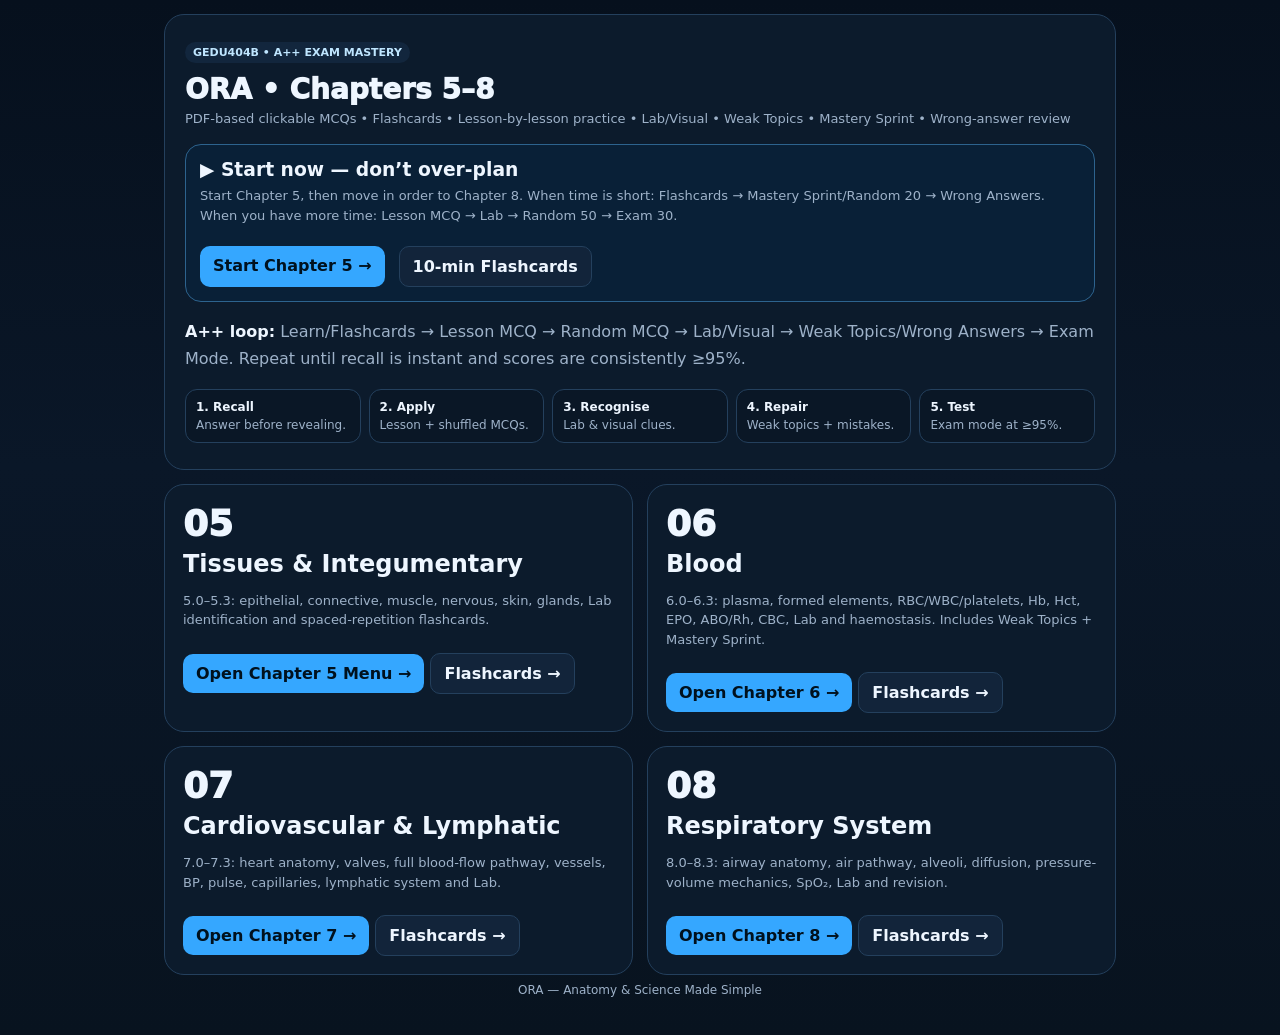
<file: exam-mastery.html>
<!doctype html><html lang="en"><head><meta charset="utf-8"><meta name="viewport" content="width=device-width,initial-scale=1"><title>ORA Exam Mastery — Chapters 5–8</title><link rel="stylesheet" href="exam-quiz.css"><style>.hero{padding:26px 20px}.chapterCards{display:grid;grid-template-columns:repeat(2,minmax(0,1fr));gap:14px}.chapterCard{display:block;text-decoration:none;color:var(--text);background:rgba(13,27,45,.97);border:1px solid var(--line);border-radius:20px;padding:18px}.chapterCard:hover{border-color:var(--accent)}.num{font-size:36px;font-weight:950}.chapterCard h2{margin:6px 0}.chapterCard p{color:var(--muted);line-height:1.5;font-size:13px}.go{display:inline-block;margin-top:10px;background:var(--accent);color:#00111e;padding:10px 13px;border-radius:10px;font-weight:900;text-decoration:none}.go.secondary{background:#12243a;color:var(--text);border:1px solid var(--line);margin-left:6px}.plan{line-height:1.7;color:var(--muted)}.method{display:grid;grid-template-columns:repeat(5,minmax(0,1fr));gap:8px;margin-top:12px}.step{border:1px solid var(--line);background:#0a1726;border-radius:12px;padding:10px;font-size:12px;color:var(--muted)}.step b{color:var(--text);display:block;margin-bottom:4px}.fast{margin-top:15px;padding:14px;border:1px solid #2d638e;background:#092037;border-radius:16px}.fast h3{margin:0 0 6px}.fast p{margin:0;color:var(--muted);font-size:13px;line-height:1.55}.fastBtns{display:flex;gap:8px;flex-wrap:wrap;margin-top:10px}@media(max-width:760px){.method{grid-template-columns:1fr 1fr}}@media(max-width:650px){.chapterCards{grid-template-columns:1fr}}</style></head><body><main class="wrap"><section class="card hero"><div class="tag">GEDU404B • A++ EXAM MASTERY</div><div class="brand" style="font-size:28px;margin-top:10px">ORA • Chapters 5–8</div><p class="sub">PDF-based clickable MCQs • Flashcards • Lesson-by-lesson practice • Lab/Visual • Weak Topics • Mastery Sprint • Wrong-answer review</p><div class="fast"><h3>▶ Start now — don’t over-plan</h3><p>Start Chapter 5, then move in order to Chapter 8. When time is short: Flashcards → Mastery Sprint/Random 20 → Wrong Answers. When you have more time: Lesson MCQ → Lab → Random 50 → Exam 30.</p><div class="fastBtns"><a class="go" href="chapter5.html">Start Chapter 5 →</a><a class="go secondary" href="chapter5-flashcards.html">10-min Flashcards</a></div></div><p class="plan"><b style="color:var(--text)">A++ loop:</b> Learn/Flashcards → Lesson MCQ → Random MCQ → Lab/Visual → Weak Topics/Wrong Answers → Exam Mode. Repeat until recall is instant and scores are consistently ≥95%.</p><div class="method"><div class="step"><b>1. Recall</b>Answer before revealing.</div><div class="step"><b>2. Apply</b>Lesson + shuffled MCQs.</div><div class="step"><b>3. Recognise</b>Lab & visual clues.</div><div class="step"><b>4. Repair</b>Weak topics + mistakes.</div><div class="step"><b>5. Test</b>Exam mode at ≥95%.</div></div></section><section class="chapterCards"><div class="chapterCard"><div class="num">05</div><h2>Tissues & Integumentary</h2><p>5.0–5.3: epithelial, connective, muscle, nervous, skin, glands, Lab identification and spaced-repetition flashcards.</p><a class="go" href="chapter5.html">Open Chapter 5 Menu →</a><a class="go secondary" href="chapter5-flashcards.html">Flashcards →</a></div><div class="chapterCard"><div class="num">06</div><h2>Blood</h2><p>6.0–6.3: plasma, formed elements, RBC/WBC/platelets, Hb, Hct, EPO, ABO/Rh, CBC, Lab and haemostasis. Includes Weak Topics + Mastery Sprint.</p><a class="go" href="chapter6-quiz.html">Open Chapter 6 →</a><a class="go secondary" href="chapter-flashcards.html?ch=6">Flashcards →</a></div><div class="chapterCard"><div class="num">07</div><h2>Cardiovascular & Lymphatic</h2><p>7.0–7.3: heart anatomy, valves, full blood-flow pathway, vessels, BP, pulse, capillaries, lymphatic system and Lab.</p><a class="go" href="chapter7-quiz.html">Open Chapter 7 →</a><a class="go secondary" href="chapter-flashcards.html?ch=7">Flashcards →</a></div><div class="chapterCard"><div class="num">08</div><h2>Respiratory System</h2><p>8.0–8.3: airway anatomy, air pathway, alveoli, diffusion, pressure-volume mechanics, SpO₂, Lab and revision.</p><a class="go" href="chapter8-quiz.html">Open Chapter 8 →</a><a class="go secondary" href="chapter-flashcards.html?ch=8">Flashcards →</a></div></section><div class="footer">ORA — Anatomy & Science Made Simple</div></main></body></html>
</file>
<file: auth.css>
:root{--bg:#08090a;--panel:rgba(15,15,14,.90);--line:rgba(218,163,43,.16);--text:#f6f1e7;--muted:#9d9482;--mint:#e8bb52;--blue:#b97a16;--red:#ff7d86;--gold:#d8a32b;--gold2:#f2d37b;--shadow:0 30px 100px rgba(0,0,0,.6)}*{box-sizing:border-box}html,body{margin:0;min-height:100%;font-family:Inter,-apple-system,BlinkMacSystemFont,"Segoe UI",sans-serif;color:var(--text);background:var(--bg)}body{overflow-x:hidden;background:radial-gradient(ellipse at 78% 10%,rgba(216,163,43,.09),transparent 30%),linear-gradient(180deg,#070809,#0b0c0d 50%,#070809)}body:before{content:"";position:fixed;left:0;right:0;top:0;height:2px;z-index:999;background:linear-gradient(90deg,transparent 0%,rgba(216,163,43,.3) 8%,#e5b84f 34%,#f2d37b 50%,#d89b2b 72%,rgba(216,163,43,.25) 92%,transparent);box-shadow:0 1px 14px rgba(228,177,62,.42);pointer-events:none}.ambient{position:fixed;border-radius:50%;filter:blur(12px);opacity:.4;pointer-events:none}.ambient-one{width:560px;height:560px;left:-230px;top:-190px;background:radial-gradient(circle,rgba(216,163,43,.20),transparent 68%)}.ambient-two{width:660px;height:660px;right:-290px;bottom:-290px;background:radial-gradient(circle,rgba(165,103,12,.17),transparent 68%)}.auth-shell{min-height:100svh;display:grid;grid-template-columns:minmax(360px,1.04fr) minmax(420px,.96fr);position:relative}.identity-panel{padding:clamp(30px,4.4vw,68px);display:flex;flex-direction:column;justify-content:space-between;border-right:1px solid rgba(218,163,43,.14);background:linear-gradient(150deg,rgba(13,14,14,.98),rgba(8,9,10,.90));position:relative;overflow:hidden}.identity-panel:after{content:"";position:absolute;width:520px;height:520px;border-radius:50%;right:-250px;top:8%;background:radial-gradient(circle,rgba(232,187,82,.10),transparent 70%);pointer-events:none}.brandmark{display:flex;align-items:center;gap:13px;color:inherit;text-decoration:none;letter-spacing:.14em;position:relative;z-index:1}.brandmark>span,.mobile-brand>span{width:54px;height:54px;display:grid;place-items:center;border-radius:16px;background:linear-gradient(145deg,#f2d37b,#c48619);color:#100c05;font-weight:950;box-shadow:0 15px 42px rgba(204,143,28,.20),inset 0 1px rgba(255,245,204,.45)}.brandmark strong,.brandmark small{display:block}.brandmark strong{font-size:.84rem}.brandmark small{color:var(--muted);font-size:.6rem;margin-top:5px}.identity-copy{max-width:700px;margin:clamp(45px,7vh,90px) 0 clamp(34px,5vh,62px);position:relative;z-index:1}.kicker{color:var(--gold2);letter-spacing:.12em;text-transform:uppercase;font-size:.68rem;font-weight:800}.kicker i{display:inline-block;width:7px;height:7px;border-radius:50%;background:var(--gold2);box-shadow:0 0 14px rgba(242,211,123,.75);margin-right:8px}.identity-copy h1{font-size:clamp(2.75rem,4.9vw,5.5rem);line-height:.98;letter-spacing:-.055em;margin:18px 0}.identity-copy h1 em{font-style:normal;color:transparent;background:linear-gradient(90deg,#f3dc96,#d8a32b 58%,#9f6611);background-clip:text;-webkit-background-clip:text}.identity-copy>p:last-child{max-width:590px;color:var(--muted);font-size:1rem;line-height:1.7}.trust-grid{display:grid;grid-template-columns:repeat(3,minmax(0,1fr));gap:12px;position:relative;z-index:1}.trust-grid>div{padding:17px;border:1px solid rgba(218,163,43,.14);border-radius:18px;background:linear-gradient(145deg,rgba(218,163,43,.035),rgba(255,255,255,.012));min-width:0}.trust-grid span{display:block;color:var(--gold2);font-size:.66rem;font-weight:900;margin-bottom:15px}.trust-grid strong,.trust-grid small{display:block}.trust-grid strong{font-size:.84rem}.trust-grid small{color:var(--muted);line-height:1.45;margin-top:6px;font-size:.7rem}.security-foot{display:flex;align-items:center;gap:12px;margin-top:23px;position:relative;z-index:1}.shield{width:37px;height:37px;border:1px solid rgba(232,187,82,.35);border-radius:12px;display:grid;place-items:center;color:var(--gold2);flex:0 0 auto;background:rgba(218,163,43,.035)}.security-foot strong,.security-foot small{display:block}.security-foot strong{font-size:.78rem}.security-foot small{color:var(--muted);font-size:.67rem;margin-top:4px}.auth-panel{padding:clamp(24px,4.4vw,68px);display:grid;place-items:center;align-content:center;position:relative}.auth-card{width:min(100%,500px);padding:clamp(25px,3.4vw,40px);background:linear-gradient(145deg,rgba(18,18,17,.95),rgba(10,11,12,.93));border:1px solid rgba(218,163,43,.18);border-radius:28px;box-shadow:var(--shadow),0 0 45px rgba(211,151,28,.045);backdrop-filter:blur(28px);-webkit-backdrop-filter:blur(28px)}.status-row,.tabs{display:flex;align-items:center;justify-content:space-between}.status-row{min-height:18px}.text-btn,.inline-link{border:0;background:none;color:var(--muted);cursor:pointer;transition:color .18s ease}.text-btn:hover,.inline-link:hover{color:var(--gold2)}.text-btn{font-size:.72rem}.tabs{margin:20px 0 28px;padding:4px;background:rgba(218,163,43,.025);border:1px solid rgba(218,163,43,.13);border-radius:14px}.tab{width:50%;border:0;border-radius:10px;padding:12px;background:transparent;color:var(--muted);font-weight:750;cursor:pointer;transition:.2s ease}.tab.active{background:linear-gradient(105deg,#efd072,#c7891b);color:#110d06;box-shadow:0 7px 20px rgba(178,112,8,.18)}.form{display:none}.form.active{display:block;animation:rise .35s ease}.form header p{color:var(--gold2);text-transform:uppercase;letter-spacing:.14em;font-size:.65rem;font-weight:900;margin:0 0 9px}.form h2{font-size:1.9rem;letter-spacing:-.035em;margin:0 0 8px}.form header>span{color:var(--muted);font-size:.82rem;line-height:1.5}.form label{display:block;color:#d7cfbf;font-size:.73rem;font-weight:750;margin-top:18px}.form input[type=email],.form input[type=password],.form input[type=text]{width:100%;margin-top:8px;padding:14px 15px;border:1px solid rgba(218,163,43,.14);border-radius:12px;color:var(--text);background:rgba(5,6,7,.72);outline:none;transition:.2s}.form input:focus{border-color:rgba(232,187,82,.62);box-shadow:0 0 0 3px rgba(218,163,43,.08),0 0 24px rgba(218,163,43,.045)}.input-wrap{position:relative}.input-wrap input{padding-right:65px!important}.reveal{position:absolute;right:10px;bottom:10px;border:0;background:transparent;color:var(--gold2);font-size:.68rem;cursor:pointer;padding:5px}.password-label{position:relative}.inline-link{float:right;color:var(--gold2);font-size:.7rem}.remember{display:flex!important;gap:9px;align-items:center;font-weight:500!important;color:var(--muted)!important}.remember input{accent-color:var(--gold)}button{font:inherit}.primary-btn,.social-btn,.passkey-btn,.secondary-btn{width:100%;min-height:50px;padding:14px;border-radius:13px;cursor:pointer;font-weight:800;transition:transform .16s ease,filter .16s ease,border-color .16s ease,background .16s ease}.primary-btn{margin-top:21px;border:0;background:linear-gradient(100deg,#f2d37b,#c7891b);color:#100c05;display:flex;align-items:center;justify-content:center;gap:12px;box-shadow:0 14px 32px rgba(184,117,11,.18)}.primary-btn:hover{filter:brightness(1.05);transform:translateY(-1px)}.primary-btn:active,.social-btn:active,.passkey-btn:active{transform:translateY(1px)}.primary-btn:disabled{opacity:.55;cursor:wait;transform:none}.social-btn,.passkey-btn,.secondary-btn{border:1px solid rgba(218,163,43,.14);background:rgba(218,163,43,.025);color:var(--text)}.social-btn:hover,.passkey-btn:hover,.secondary-btn:hover{border-color:rgba(232,187,82,.32);background:rgba(218,163,43,.055)}.social-btn{margin-top:22px}.google-g{display:inline-grid;place-items:center;width:23px;height:23px;margin-right:8px;background:white;color:#4285f4;border-radius:50%;font-weight:950}.passkey-btn{margin-top:10px}.passkey-icon{color:var(--gold2);margin-right:5px}.secondary-btn{margin-top:10px}.divider{display:flex;align-items:center;gap:12px;color:var(--muted);font-size:.64rem;margin:20px 0 0}.divider:before,.divider:after{content:"";height:1px;background:rgba(218,163,43,.12);flex:1}.strength>div{height:4px;background:rgba(255,255,255,.08);border-radius:8px;margin-top:9px;overflow:hidden}.strength span{display:block;width:0;height:100%;background:var(--red);transition:.25s}.strength small,.form label small{display:block;color:var(--muted);font-weight:500;line-height:1.45;margin-top:7px}.legal,.soc-note{text-align:center;color:var(--muted);font-size:.61rem;line-height:1.5}.notice{display:none;padding:12px 14px;border-radius:11px;font-size:.75rem;line-height:1.45;margin-bottom:18px}.notice.show{display:block}.notice.success{background:rgba(216,163,43,.09);border:1px solid rgba(232,187,82,.28);color:#f2dda3}.notice.error{background:rgba(255,107,122,.1);border:1px solid rgba(255,107,122,.3);color:#ffc0c6}.notice.info{background:rgba(216,163,43,.08);border:1px solid rgba(216,163,43,.24);color:#e9d59e}.mobile-brand{display:none}.soc-note{margin-top:15px;opacity:.8}@keyframes rise{from{opacity:0;transform:translateY(9px)}to{opacity:1;transform:none}}@media(max-width:1100px) and (min-width:951px){.identity-panel{padding:34px}.identity-copy h1{font-size:clamp(2.8rem,5vw,4.2rem)}.trust-grid>div{padding:14px}.auth-panel{padding:32px}.auth-card{padding:30px}}@media(max-width:950px){.auth-shell{grid-template-columns:1fr}.identity-panel{display:none}.auth-panel{min-height:100svh;padding:24px}.mobile-brand{display:flex;align-items:center;gap:12px;letter-spacing:.11em;font-size:.68rem;margin-bottom:18px;font-weight:800}.mobile-brand>span{width:42px;height:42px;border-radius:13px}.mobile-brand b{color:var(--gold2)}.mobile-brand small{display:block;color:var(--muted);font-size:.55rem;letter-spacing:.08em;margin-top:4px;font-weight:600}.auth-card{padding:26px;border-radius:24px}.soc-note{margin-bottom:12px}}@media(max-width:520px){.auth-panel{padding:14px}.auth-card{padding:21px 17px;border-radius:21px}.form h2{font-size:1.65rem}.status-row{display:none}.tabs{margin-top:0}.primary-btn,.social-btn,.passkey-btn,.secondary-btn{min-height:48px}.soc-note{font-size:.58rem}}@media(prefers-reduced-motion:reduce){*,*:before,*:after{scroll-behavior:auto!important;animation:none!important;transition:none!important}}
</file>
<file: exam-quiz.css>
:root{--bg:#07111f;--card:#0d1b2d;--card2:#12243a;--text:#eef6ff;--muted:#9eb2c9;--line:#24405d;--accent:#35a7ff;--ok:#22c55e;--bad:#ef4444;--gold:#f59e0b}*{box-sizing:border-box}body{margin:0;font-family:Inter,system-ui,-apple-system,Segoe UI,Roboto,sans-serif;background:linear-gradient(180deg,#06101d,#0a1728 45%,#08131f);color:var(--text);min-height:100vh}.wrap{max-width:980px;margin:auto;padding:14px}.chapterNav{display:flex;gap:8px;flex-wrap:wrap;margin:4px 0 14px}.chapterNav a{display:inline-flex;align-items:center;justify-content:center;min-height:42px;padding:8px 13px;border:1px solid var(--line);border-radius:12px;text-decoration:none;color:var(--text);font-weight:800;background:#0b1929}.chapterNav a.active{background:var(--accent);color:#00111e;border-color:var(--accent)}.top{display:flex;justify-content:space-between;align-items:flex-start;gap:12px;flex-wrap:wrap;margin-bottom:12px}.brand{font-size:21px;font-weight:950}.sub{font-size:13px;color:var(--muted);line-height:1.45;margin-top:4px}.stats{display:flex;gap:7px;flex-wrap:wrap}.pill{border:1px solid var(--line);background:#0b1929;border-radius:11px;padding:8px 10px;font-size:13px}.card{background:rgba(13,27,45,.97);border:1px solid var(--line);border-radius:20px;padding:18px;margin-bottom:14px}.menuGrid{display:grid;grid-template-columns:repeat(3,minmax(0,1fr));gap:10px}.btn{min-height:48px;border-radius:13px;border:1px solid var(--line);background:var(--card2);color:var(--text);font-weight:800;padding:10px 12px;cursor:pointer}.btn.primary{background:var(--accent);border-color:var(--accent);color:#00111e}.btn:disabled{opacity:.42;cursor:not-allowed}.btnRow{display:flex;gap:9px;flex-wrap:wrap;margin-top:15px}.progress{height:9px;background:#102238;border-radius:999px;overflow:hidden;margin:12px 0 16px}.bar{height:100%;width:0;background:linear-gradient(90deg,var(--accent),#6bd5ff);transition:width .25s}.meta{display:flex;justify-content:space-between;gap:10px;color:var(--muted);font-size:12px;margin-bottom:10px;flex-wrap:wrap}.q{font-size:20px;line-height:1.38;font-weight:850;margin:6px 0 15px}.options{display:grid;grid-template-columns:1fr 1fr;gap:10px}.option{min-height:56px;text-align:left;border:1px solid var(--line);background:#102238;color:var(--text);border-radius:14px;padding:12px 14px;font-size:15px;font-weight:700;cursor:pointer}.option.correct{outline:2px solid var(--ok);background:#0b2a1c}.option.wrong{outline:2px solid var(--bad);background:#301419}.feedback{min-height:68px;margin-top:14px;border-radius:14px;padding:12px 14px;background:#0a1726;border:1px solid var(--line);color:var(--muted);line-height:1.5}.feedback b{color:var(--text)}.visual{display:none;background:#f8fbff;color:#07111f;border-radius:16px;padding:14px;margin:8px 0 15px;overflow:auto}.visual.show{display:block}.visual .tube{width:150px;height:260px;border:6px solid #94a3b8;border-top:0;border-radius:0 0 34px 34px;margin:10px auto;overflow:hidden;display:flex;flex-direction:column}.visual .plasma{height:55%;background:#f5df74;display:flex;align-items:center;justify-content:center;font-weight:900}.visual .buffy{height:5%;background:#f7f7ef;font-size:10px;display:flex;align-items:center;justify-content:center}.visual .rbc{height:40%;background:#a82323;color:white;display:flex;align-items:center;justify-content:center;font-weight:900}.flow{display:flex;gap:6px;flex-wrap:wrap;align-items:center;justify-content:center;font-size:12px;font-weight:800}.flow span{background:#e7eef7;border:1px solid #9fb2c8;padding:7px 8px;border-radius:9px}.flow i{font-style:normal;font-size:16px}.miniGrid{display:grid;grid-template-columns:repeat(3,minmax(110px,1fr));gap:8px}.miniGrid div{background:#e7eef7;border:1px solid #9fb2c8;padding:10px;border-radius:10px;font-size:12px}.tag{display:inline-block;padding:4px 8px;border-radius:999px;background:#12263d;color:#bfe6ff;font-size:11px;font-weight:800}.hidden{display:none!important}.result{text-align:center}.scoreBig{font-size:48px;font-weight:950}.topicGrid{display:grid;grid-template-columns:repeat(3,minmax(0,1fr));gap:8px;margin-top:12px}.topicChip{font-size:12px;border:1px solid var(--line);border-radius:10px;padding:9px;color:var(--muted);background:#0a1726}.footer{text-align:center;color:var(--muted);font-size:12px;padding:8px 0 24px}@media(max-width:680px){.menuGrid{grid-template-columns:1fr 1fr}.options{grid-template-columns:1fr}.topicGrid{grid-template-columns:1fr 1fr}.miniGrid{grid-template-columns:1fr}.q{font-size:18px}.wrap{padding:10px}.card{padding:14px}}
</file>
